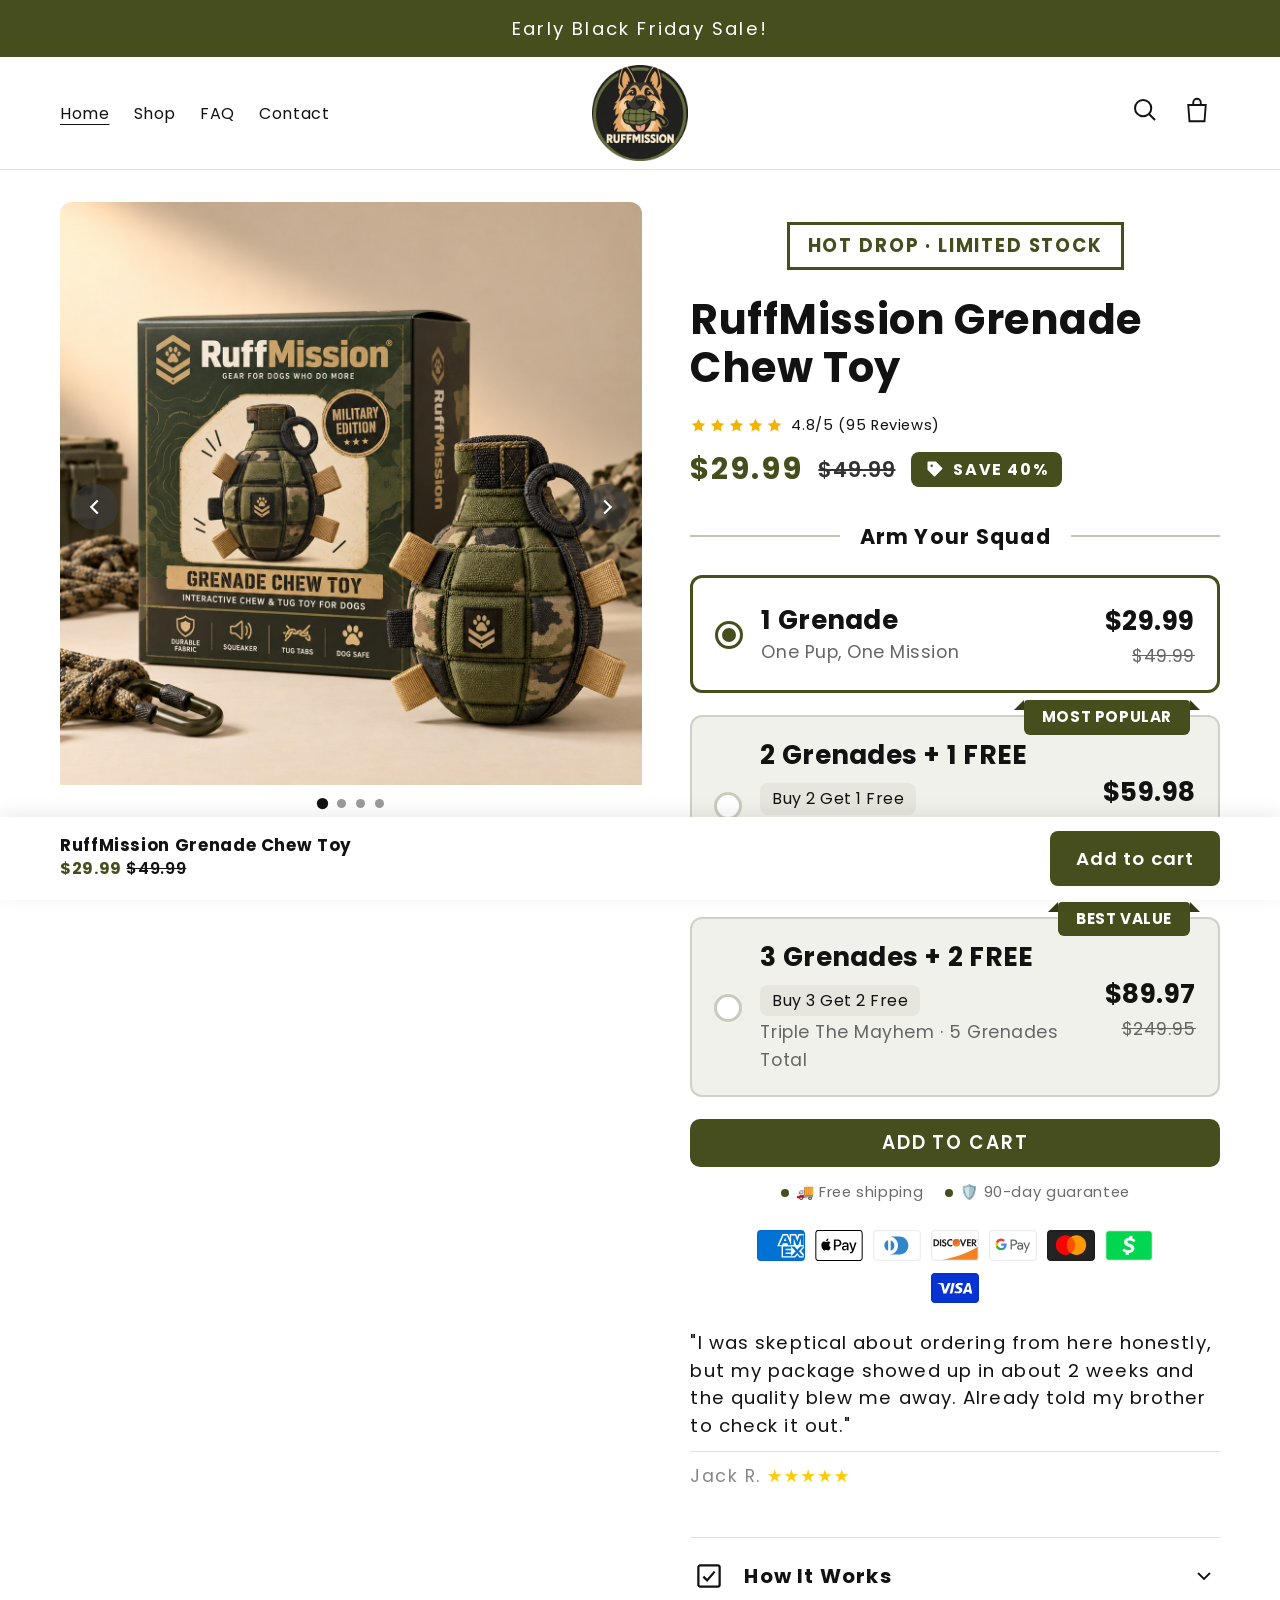
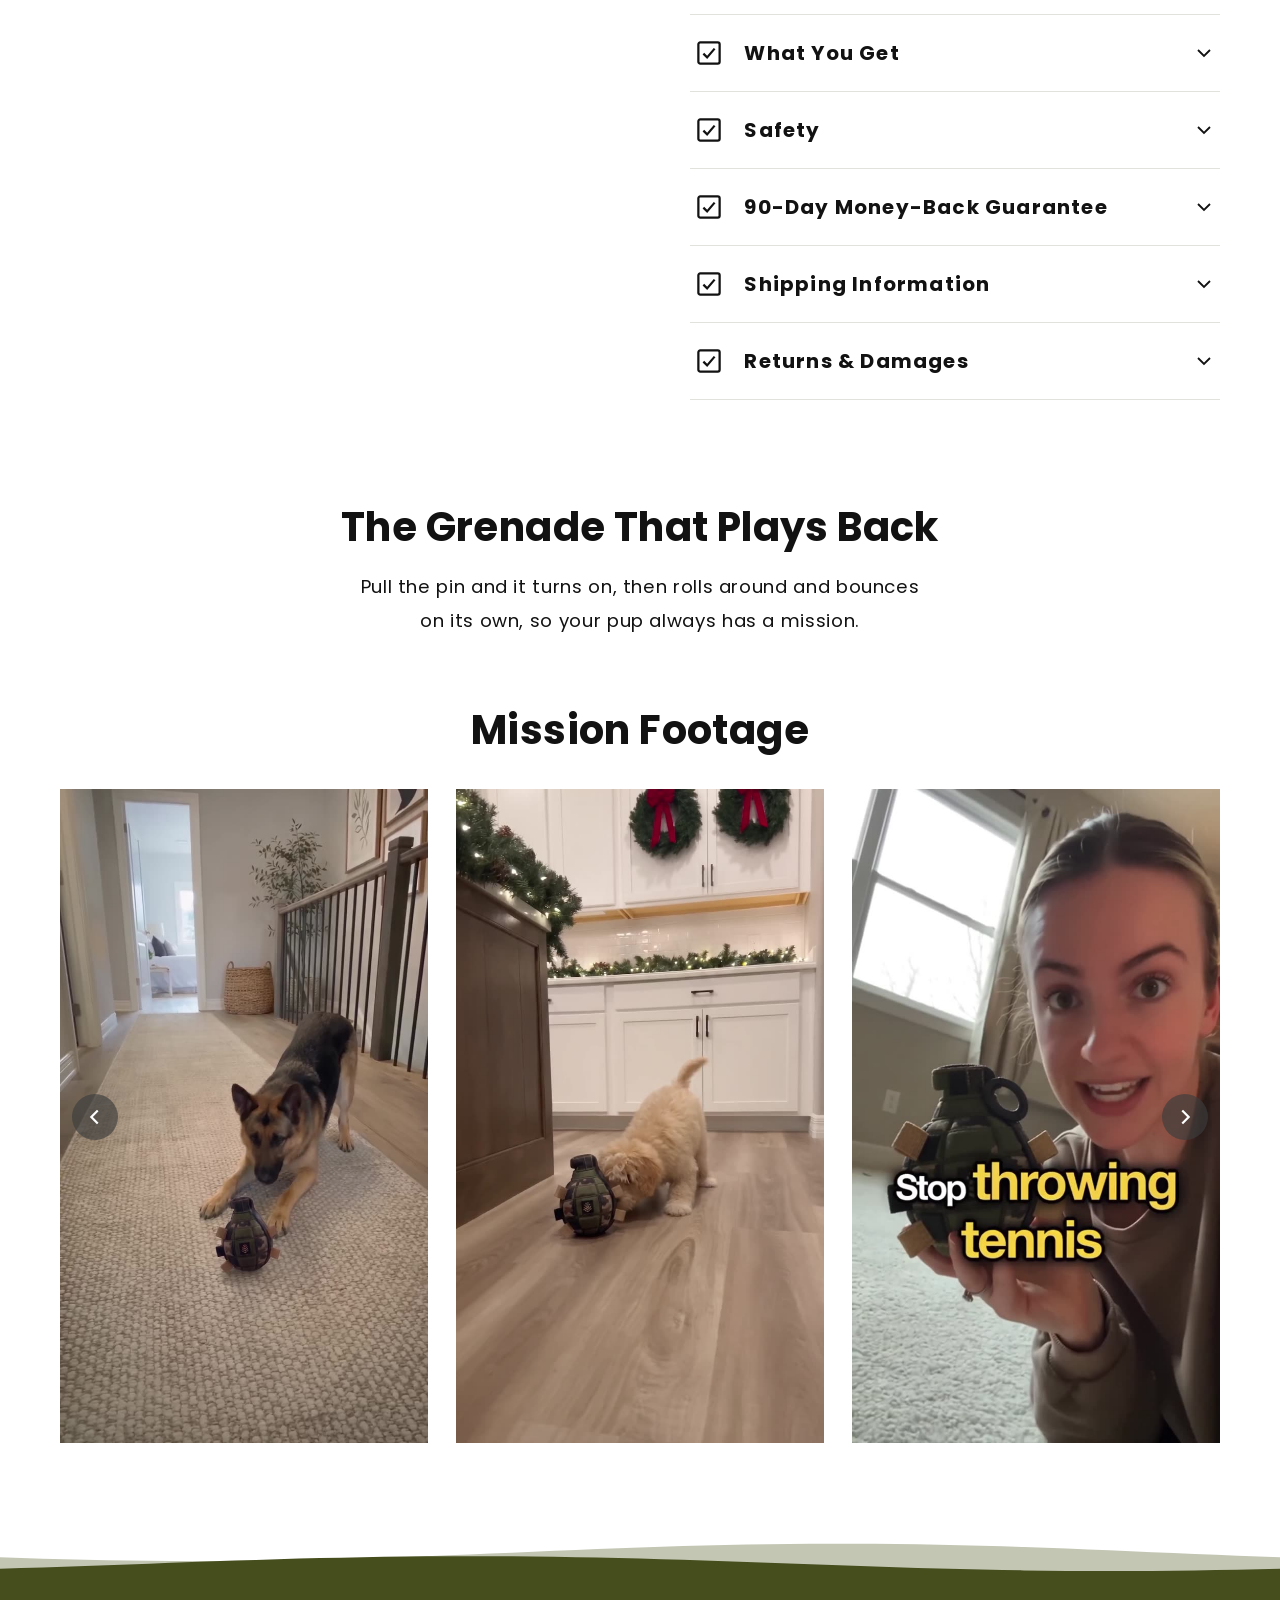
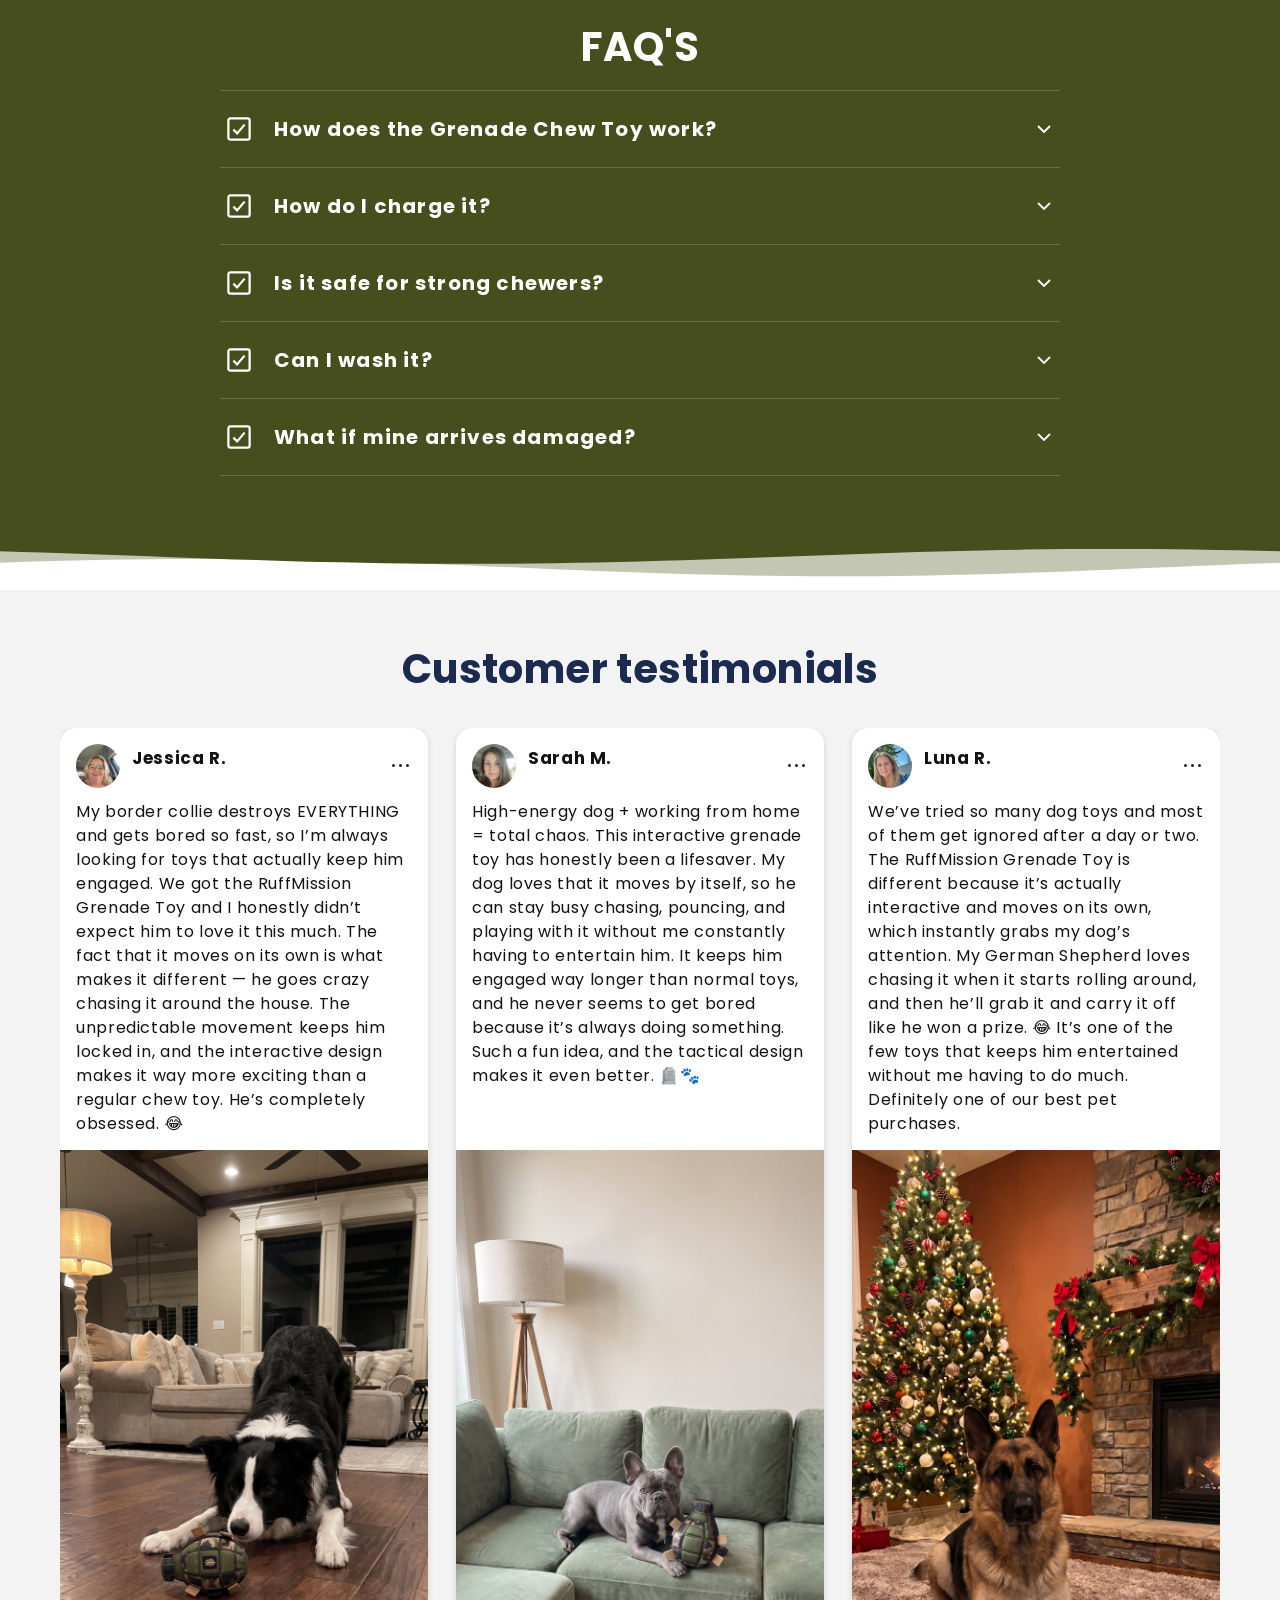
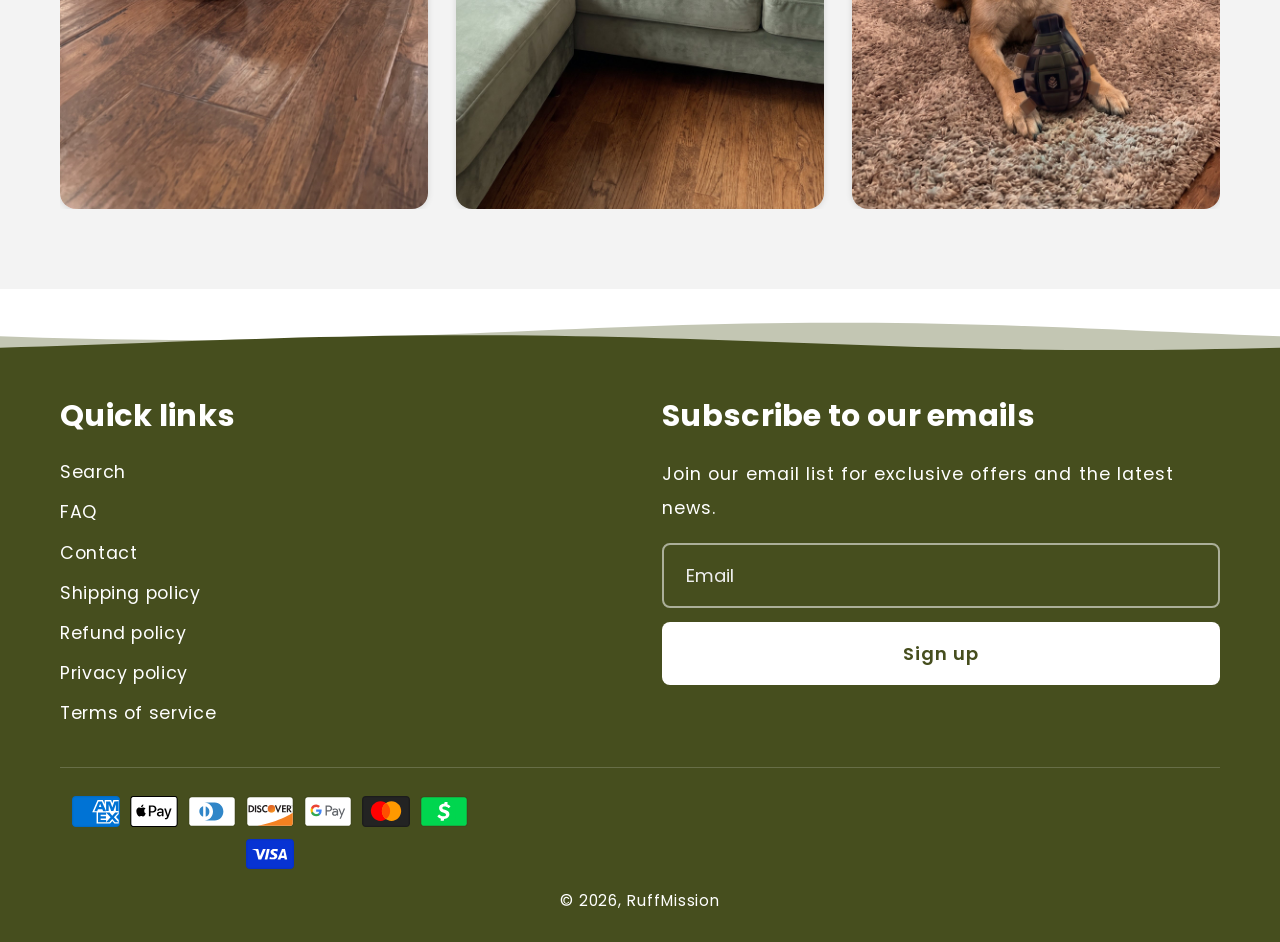
<file: index.html>
<!doctype html>
<html lang="en"><head><meta charset="utf-8"><meta name="viewport" content="width=device-width,initial-scale=1">
<title>RuffMission™ – Grenade Chew Toy</title><meta name="description" content="The RuffMission Grenade Chew Toy — an interactive, motion-activated dog toy that rolls, bounces and squeaks on its own. 90-day money-back guarantee.">
<meta property="og:title" content="RuffMission™ – Grenade Chew Toy"><meta property="og:description" content="The RuffMission Grenade Chew Toy — an interactive, motion-activated dog toy that rolls, bounces and squeaks on its own. 90-day money-back guarantee."><meta property="og:image" content="images/ruff-1.jpg">
<link rel="icon" href="images/favicon.svg">
<link rel="preconnect" href="https://fonts.googleapis.com"><link rel="preconnect" href="https://fonts.gstatic.com" crossorigin>
<link rel="preload" as="style" href="https://fonts.googleapis.com/css2?family=Poppins:wght@400;500;600;700;800&display=swap" onload="this.onload=null;this.rel='stylesheet'"><noscript><link rel="stylesheet" href="https://fonts.googleapis.com/css2?family=Poppins:wght@400;500;600;700;800&display=swap"></noscript>
<link rel="stylesheet" href="assets/styles.css"><script src="assets/store.js" defer></script><script src="assets/pixel.js"></script></head>
<body data-page="home">
<main>
<div data-product></div>
<section class="feat-sec center"><div class="wrap"><h2>Pull the Pin on Playtime</h2><p class="lead">It rolls, bounces and squeaks on its own, so your pup always has a mission.</p></div><div class="wrap"><div data-featured-video></div></div></section>
<section class="vids" data-videos><div class="wrap center"><h2>Mission Footage</h2><div class="vs"><div class="track"></div><button class="arr l" aria-label="Previous"><svg viewBox="0 0 24 24" fill="none" stroke="currentColor" stroke-width="2.4"><path d="m15 5-7 7 7 7"/></svg></button><button class="arr r" aria-label="Next"><svg viewBox="0 0 24 24" fill="none" stroke="currentColor" stroke-width="2.4"><path d="m9 5 7 7-7 7"/></svg></button></div><div class="dots"></div></div></section>
<div class="wave top" aria-hidden="true"><svg viewBox="0 0 1440 90" preserveAspectRatio="none"><path class="w-back" d="M0 43.9 L24 45.1 L48 46.1 L72 47.1 L96 47.9 L120 48.6 L144 49.2 L168 49.6 L192 49.9 L216 50.0 L240 50.0 L264 49.8 L288 49.4 L312 48.9 L336 48.3 L360 47.6 L384 46.7 L408 45.7 L432 44.5 L456 43.3 L480 42.1 L504 40.7 L528 39.3 L552 37.9 L576 36.4 L600 34.9 L624 33.5 L648 32.1 L672 30.7 L696 29.3 L720 28.1 L744 26.9 L768 25.9 L792 24.9 L816 24.1 L840 23.4 L864 22.8 L888 22.4 L912 22.1 L936 22.0 L960 22.0 L984 22.2 L1008 22.6 L1032 23.1 L1056 23.7 L1080 24.4 L1104 25.3 L1128 26.3 L1152 27.5 L1176 28.7 L1200 29.9 L1224 31.3 L1248 32.7 L1272 34.1 L1296 35.6 L1320 37.1 L1344 38.5 L1368 39.9 L1392 41.3 L1416 42.7 L1440 43.9 L1464 45.1 L1488 46.1 L1512 47.1 L1536 47.9 L1560 48.6 L1584 49.2 L1608 49.6 L1632 49.9 L1656 50.0 L1680 50.0 L1704 49.8 L1728 49.4 L1752 48.9 L1776 48.3 L1800 47.6 L1824 46.7 L1848 45.7 L1872 44.5 L1896 43.3 L1920 42.1 L1944 40.7 L1968 39.3 L1992 37.9 L2016 36.4 L2040 34.9 L2064 33.5 L2088 32.1 L2112 30.7 L2136 29.3 L2160 28.1 L2184 26.9 L2208 25.9 L2232 24.9 L2256 24.1 L2280 23.4 L2304 22.8 L2328 22.4 L2352 22.1 L2376 22.0 L2400 22.0 L2424 22.2 L2448 22.6 L2472 23.1 L2496 23.7 L2520 24.4 L2544 25.3 L2568 26.3 L2592 27.5 L2616 28.7 L2640 29.9 L2664 31.3 L2688 32.7 L2712 34.1 L2736 35.6 L2760 37.1 L2784 38.5 L2808 39.9 L2832 41.3 L2856 42.7 L2880 43.9 V90 H0Z"/><path class="w-front" d="M0 62.1 L24 61.1 L48 60.1 L72 59.0 L96 57.8 L120 56.6 L144 55.4 L168 54.1 L192 52.8 L216 51.6 L240 50.4 L264 49.2 L288 48.1 L312 47.0 L336 46.0 L360 45.2 L384 44.4 L408 43.7 L432 43.1 L456 42.6 L480 42.3 L504 42.1 L528 42.0 L552 42.1 L576 42.2 L600 42.6 L624 43.0 L648 43.6 L672 44.2 L696 45.0 L720 45.9 L744 46.9 L768 47.9 L792 49.0 L816 50.2 L840 51.4 L864 52.6 L888 53.9 L912 55.2 L936 56.4 L960 57.6 L984 58.8 L1008 59.9 L1032 61.0 L1056 62.0 L1080 62.8 L1104 63.6 L1128 64.3 L1152 64.9 L1176 65.4 L1200 65.7 L1224 65.9 L1248 66.0 L1272 65.9 L1296 65.8 L1320 65.4 L1344 65.0 L1368 64.4 L1392 63.8 L1416 63.0 L1440 62.1 L1464 61.1 L1488 60.1 L1512 59.0 L1536 57.8 L1560 56.6 L1584 55.4 L1608 54.1 L1632 52.8 L1656 51.6 L1680 50.4 L1704 49.2 L1728 48.1 L1752 47.0 L1776 46.0 L1800 45.2 L1824 44.4 L1848 43.7 L1872 43.1 L1896 42.6 L1920 42.3 L1944 42.1 L1968 42.0 L1992 42.1 L2016 42.2 L2040 42.6 L2064 43.0 L2088 43.6 L2112 44.2 L2136 45.0 L2160 45.9 L2184 46.9 L2208 47.9 L2232 49.0 L2256 50.2 L2280 51.4 L2304 52.6 L2328 53.9 L2352 55.2 L2376 56.4 L2400 57.6 L2424 58.8 L2448 59.9 L2472 61.0 L2496 62.0 L2520 62.8 L2544 63.6 L2568 64.3 L2592 64.9 L2616 65.4 L2640 65.7 L2664 65.9 L2688 66.0 L2712 65.9 L2736 65.8 L2760 65.4 L2784 65.0 L2808 64.4 L2832 63.8 L2856 63.0 L2880 62.1 V90 H0Z"/></svg></div>
<section class="olive-sec faq-sec"><div class="wrap"><h2 class="center">FAQ'S</h2><div class="faq" data-faq></div></div></section>
<div class="wave bottom" aria-hidden="true"><svg viewBox="0 0 1440 90" preserveAspectRatio="none"><path class="w-back" d="M0 43.9 L24 45.1 L48 46.1 L72 47.1 L96 47.9 L120 48.6 L144 49.2 L168 49.6 L192 49.9 L216 50.0 L240 50.0 L264 49.8 L288 49.4 L312 48.9 L336 48.3 L360 47.6 L384 46.7 L408 45.7 L432 44.5 L456 43.3 L480 42.1 L504 40.7 L528 39.3 L552 37.9 L576 36.4 L600 34.9 L624 33.5 L648 32.1 L672 30.7 L696 29.3 L720 28.1 L744 26.9 L768 25.9 L792 24.9 L816 24.1 L840 23.4 L864 22.8 L888 22.4 L912 22.1 L936 22.0 L960 22.0 L984 22.2 L1008 22.6 L1032 23.1 L1056 23.7 L1080 24.4 L1104 25.3 L1128 26.3 L1152 27.5 L1176 28.7 L1200 29.9 L1224 31.3 L1248 32.7 L1272 34.1 L1296 35.6 L1320 37.1 L1344 38.5 L1368 39.9 L1392 41.3 L1416 42.7 L1440 43.9 L1464 45.1 L1488 46.1 L1512 47.1 L1536 47.9 L1560 48.6 L1584 49.2 L1608 49.6 L1632 49.9 L1656 50.0 L1680 50.0 L1704 49.8 L1728 49.4 L1752 48.9 L1776 48.3 L1800 47.6 L1824 46.7 L1848 45.7 L1872 44.5 L1896 43.3 L1920 42.1 L1944 40.7 L1968 39.3 L1992 37.9 L2016 36.4 L2040 34.9 L2064 33.5 L2088 32.1 L2112 30.7 L2136 29.3 L2160 28.1 L2184 26.9 L2208 25.9 L2232 24.9 L2256 24.1 L2280 23.4 L2304 22.8 L2328 22.4 L2352 22.1 L2376 22.0 L2400 22.0 L2424 22.2 L2448 22.6 L2472 23.1 L2496 23.7 L2520 24.4 L2544 25.3 L2568 26.3 L2592 27.5 L2616 28.7 L2640 29.9 L2664 31.3 L2688 32.7 L2712 34.1 L2736 35.6 L2760 37.1 L2784 38.5 L2808 39.9 L2832 41.3 L2856 42.7 L2880 43.9 V90 H0Z"/><path class="w-front" d="M0 62.1 L24 61.1 L48 60.1 L72 59.0 L96 57.8 L120 56.6 L144 55.4 L168 54.1 L192 52.8 L216 51.6 L240 50.4 L264 49.2 L288 48.1 L312 47.0 L336 46.0 L360 45.2 L384 44.4 L408 43.7 L432 43.1 L456 42.6 L480 42.3 L504 42.1 L528 42.0 L552 42.1 L576 42.2 L600 42.6 L624 43.0 L648 43.6 L672 44.2 L696 45.0 L720 45.9 L744 46.9 L768 47.9 L792 49.0 L816 50.2 L840 51.4 L864 52.6 L888 53.9 L912 55.2 L936 56.4 L960 57.6 L984 58.8 L1008 59.9 L1032 61.0 L1056 62.0 L1080 62.8 L1104 63.6 L1128 64.3 L1152 64.9 L1176 65.4 L1200 65.7 L1224 65.9 L1248 66.0 L1272 65.9 L1296 65.8 L1320 65.4 L1344 65.0 L1368 64.4 L1392 63.8 L1416 63.0 L1440 62.1 L1464 61.1 L1488 60.1 L1512 59.0 L1536 57.8 L1560 56.6 L1584 55.4 L1608 54.1 L1632 52.8 L1656 51.6 L1680 50.4 L1704 49.2 L1728 48.1 L1752 47.0 L1776 46.0 L1800 45.2 L1824 44.4 L1848 43.7 L1872 43.1 L1896 42.6 L1920 42.3 L1944 42.1 L1968 42.0 L1992 42.1 L2016 42.2 L2040 42.6 L2064 43.0 L2088 43.6 L2112 44.2 L2136 45.0 L2160 45.9 L2184 46.9 L2208 47.9 L2232 49.0 L2256 50.2 L2280 51.4 L2304 52.6 L2328 53.9 L2352 55.2 L2376 56.4 L2400 57.6 L2424 58.8 L2448 59.9 L2472 61.0 L2496 62.0 L2520 62.8 L2544 63.6 L2568 64.3 L2592 64.9 L2616 65.4 L2640 65.7 L2664 65.9 L2688 66.0 L2712 65.9 L2736 65.8 L2760 65.4 L2784 65.0 L2808 64.4 L2832 63.8 L2856 63.0 L2880 62.1 V90 H0Z"/></svg></div>
<section class="troops" data-reviews><div class="wrap center"><h2>Customer testimonials</h2><div class="track"></div><div class="dots"></div></div></section>
</main>
<form name="newsletter" data-netlify="true" netlify-honeypot="bot-field" hidden><input name="email"><input name="bot-field"></form>
</body></html>
</file>
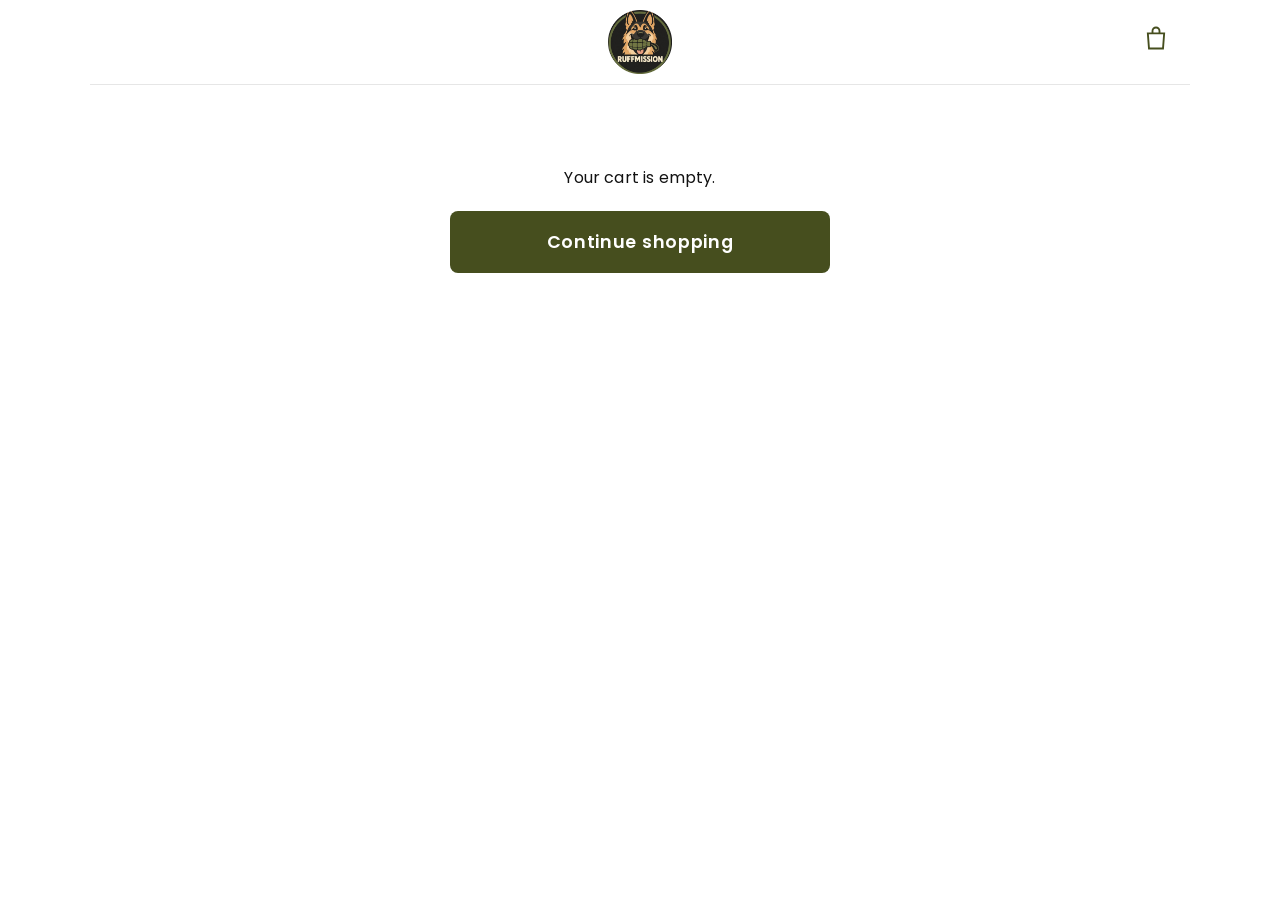
<file: checkout.html>
<!doctype html>
<html lang="en"><head><meta charset="utf-8"><meta name="viewport" content="width=device-width,initial-scale=1">
<title>Checkout – RuffMission™</title><meta name="description" content="Secure checkout">
<meta property="og:title" content="Checkout – RuffMission™"><meta property="og:description" content="Secure checkout"><meta property="og:image" content="images/ruff-1.jpg">
<link rel="icon" href="images/favicon.svg">
<link rel="preconnect" href="https://fonts.googleapis.com"><link rel="preconnect" href="https://fonts.gstatic.com" crossorigin>
<link rel="preload" as="style" href="https://fonts.googleapis.com/css2?family=Poppins:wght@400;500;600;700;800&display=swap" onload="this.onload=null;this.rel='stylesheet'"><noscript><link rel="stylesheet" href="https://fonts.googleapis.com/css2?family=Poppins:wght@400;500;600;700;800&display=swap"></noscript>
<link rel="stylesheet" href="assets/styles.css"><link rel="stylesheet" href="assets/checkout.css"><script src="assets/checkout.js" defer></script><meta name="robots" content="noindex"><script src="assets/pixel.js"></script></head>
<body class="co-body">
<header class="co-head"><span class="co-spacer"></span><a href="index.html" class="co-logo"><img src="images/logo.png" alt="RuffMission"></a><a href="index.html" class="co-back" aria-label="Back to store"><svg viewBox="0 0 24 24" fill="none" stroke="currentColor" stroke-width="1.6"><path d="M5 8h14l-1 13H6L5 8Z"/><path d="M9 8V6a3 3 0 0 1 6 0v2"/></svg></a></header>

<button class="co-sum-toggle" type="button" aria-expanded="false"><span>Show order summary <svg viewBox="0 0 24 24" fill="none" stroke="currentColor" stroke-width="2"><path d="m6 9 6 6 6-6"/></svg></span><b class="co-total-sm"></b></button>

<div class="co-wrap">
  <main class="co-main">
    <form id="co-form" novalidate>
      <section class="co-express" hidden>
        <p class="co-label-c">Express checkout</p>
        <div class="co-express-btns"><div id="apple-pay" class="xbtn" hidden></div><div id="google-pay" class="xbtn" hidden></div></div>
        <div class="co-or"><span>OR</span></div>
      </section>

      <h2>Contact</h2>
      <div class="f"><input id="email" name="email" type="email" autocomplete="email" placeholder=" " required><label for="email">Email</label></div>

      <h2>Delivery</h2>
      <div class="f"><select id="country" name="country" autocomplete="country"><option value="US">United States</option><option value="CA">Canada</option><option value="GB">United Kingdom</option><option value="AU">Australia</option></select><label for="country">Country/Region</label></div>
      <div class="row2">
        <div class="f"><input id="firstName" name="firstName" autocomplete="given-name" placeholder=" " required><label for="firstName">First name</label></div>
        <div class="f"><input id="lastName" name="lastName" autocomplete="family-name" placeholder=" " required><label for="lastName">Last name</label></div>
      </div>
      <div class="f"><input id="line1" name="line1" autocomplete="address-line1" placeholder=" " required><label for="line1">Address</label></div>
      <div class="f"><input id="line2" name="line2" autocomplete="address-line2" placeholder=" "><label for="line2">Apartment, suite, etc. (optional)</label></div>
      <div class="row3">
        <div class="f"><input id="city" name="city" autocomplete="address-level2" placeholder=" " required><label for="city">City</label></div>
        <div class="f" id="state-wrap"></div>
        <div class="f"><input id="zip" name="zip" autocomplete="postal-code" placeholder=" " required><label for="zip">ZIP code</label></div>
      </div>
      <div class="f"><input id="phone" name="phone" type="tel" autocomplete="tel" placeholder=" "><label for="phone">Phone (for delivery updates, optional)</label></div>

      <h2>Shipping method</h2>
      <div class="co-ships" role="radiogroup" aria-label="Shipping method"></div>

      <h2>Payment</h2>
      <p class="co-sub">All transactions are secure and encrypted.</p>
      <div class="co-pay">
        <div class="co-pay-head"><span>Credit card</span><span class="co-cards"><img src="images/pay/visa.svg" alt="Visa"><img src="images/pay/master.svg" alt="Mastercard"><img src="images/pay/american_express.svg" alt="Amex"><img src="images/pay/discover.svg" alt="Discover"></span></div>
        <div class="co-pay-body"><div id="card-container"><p class="co-loading">Loading secure card form…</p></div></div>
      </div>

      <div class="co-error" role="alert" hidden></div>
      <button class="co-btn" id="pay-btn" type="submit" disabled>Pay now</button>
      <p class="co-secure"><svg viewBox="0 0 24 24" fill="none" stroke="currentColor" stroke-width="2"><rect x="5" y="11" width="14" height="10" rx="2"/><path d="M8 11V8a4 4 0 0 1 8 0v3"/></svg> Payments are processed securely by Square. We never see or store your card number.</p>
      <nav class="co-links"><a href="policies.html#returns">Refund policy</a><a href="policies.html#shipping">Shipping</a><a href="policies.html#privacy">Privacy policy</a><a href="policies.html#terms">Terms of service</a></nav>
    </form>
  </main>

  <aside class="co-side" aria-label="Order summary">
    <div class="co-lines"></div>
    <div class="co-totals">
      <div><span>Subtotal</span><span class="co-sub-v"></span></div>
      <div><span class="co-ship-lbl">Shipping</span><span class="co-ship-v"></span></div>
      <div class="co-grand"><span>Total</span><span><small>USD</small> <b class="co-total"></b></span></div>
    </div>
  </aside>
</div>

<div class="co-empty" hidden><p>Your cart is empty.</p><a class="co-btn" href="index.html">Continue shopping</a></div>
<div class="co-overlay" hidden><div><span class="spin"></span><p>Processing your payment…</p></div></div>
</body></html>
</file>
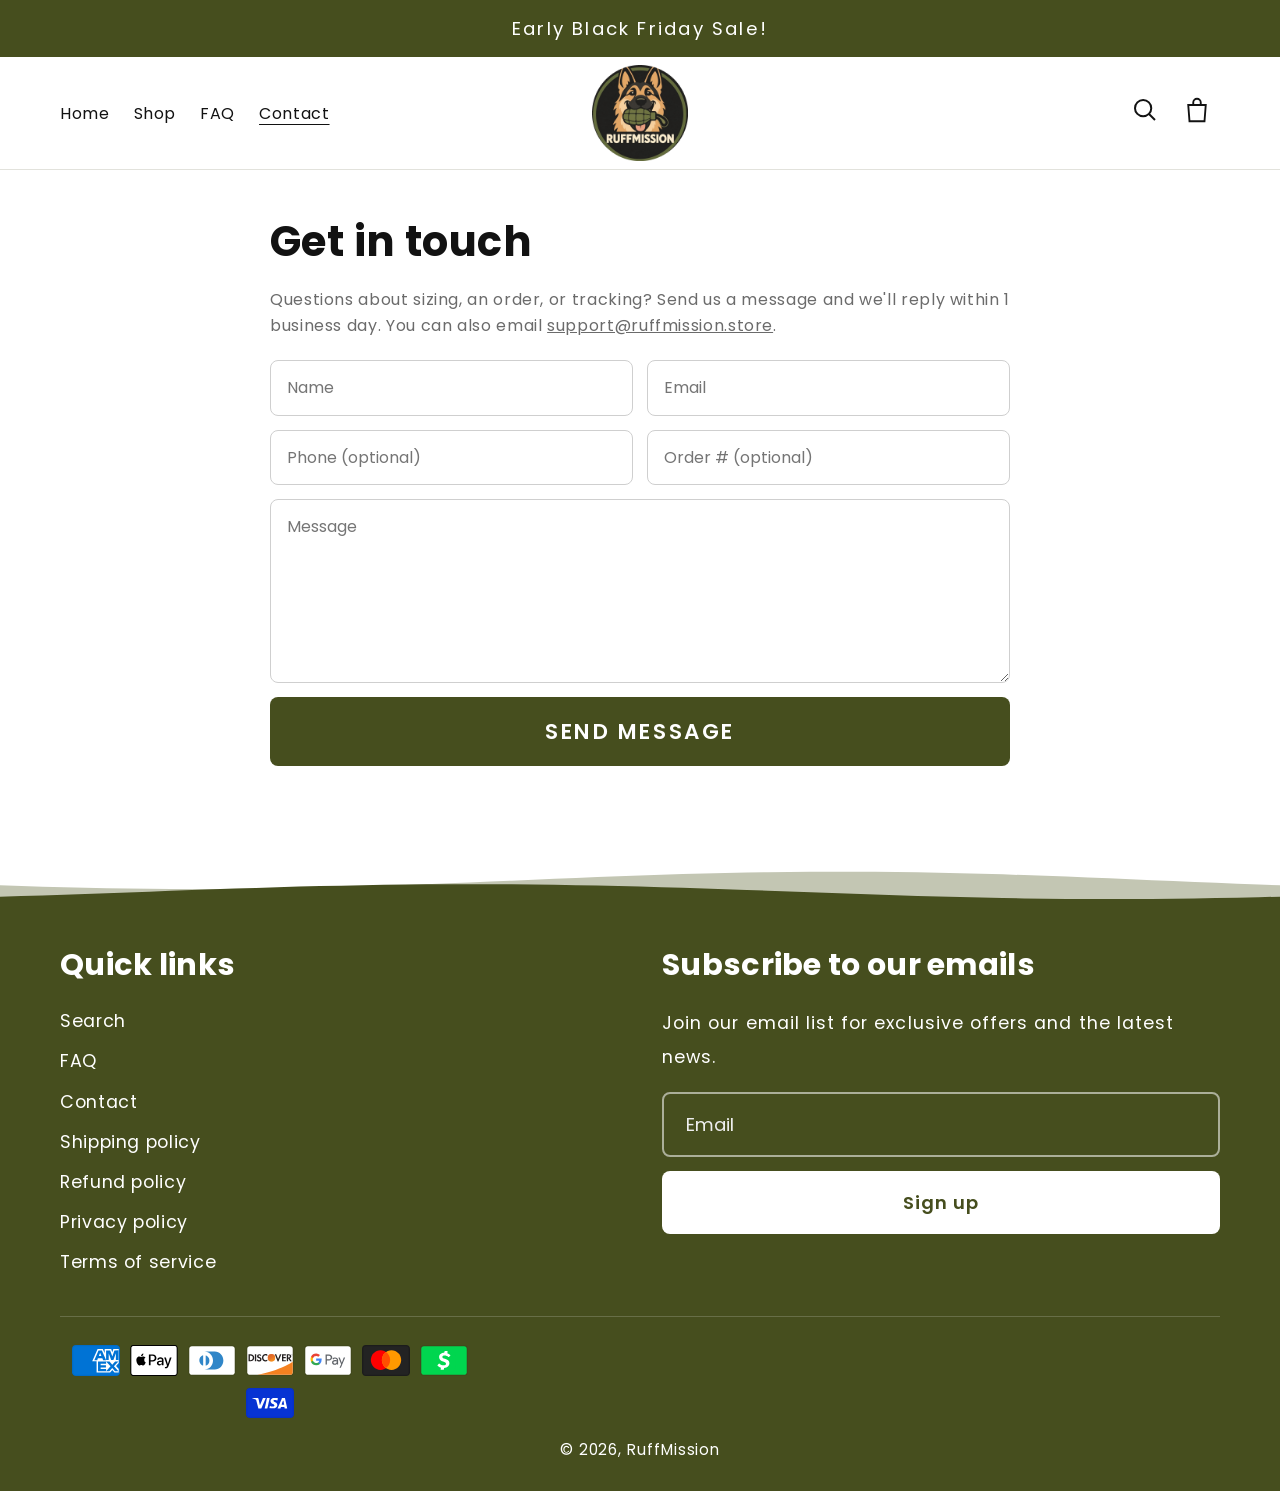
<file: contact.html>
<!doctype html>
<html lang="en"><head><meta charset="utf-8"><meta name="viewport" content="width=device-width,initial-scale=1">
<title>Contact – RuffMission™</title><meta name="description" content="Get in touch or ask about your order.">
<meta property="og:title" content="Contact – RuffMission™"><meta property="og:description" content="Get in touch or ask about your order."><meta property="og:image" content="images/ruff-1.jpg">
<link rel="icon" href="images/favicon.svg">
<link rel="preconnect" href="https://fonts.googleapis.com"><link rel="preconnect" href="https://fonts.gstatic.com" crossorigin>
<link rel="preload" as="style" href="https://fonts.googleapis.com/css2?family=Poppins:wght@400;500;600;700;800&display=swap" onload="this.onload=null;this.rel='stylesheet'"><noscript><link rel="stylesheet" href="https://fonts.googleapis.com/css2?family=Poppins:wght@400;500;600;700;800&display=swap"></noscript>
<link rel="stylesheet" href="assets/styles.css"><script src="assets/store.js" defer></script><script src="assets/pixel.js"></script></head>
<body data-page="contact">
<main><div class="page"><h1>Get in touch</h1>
<p class="muted">Questions about sizing, an order, or tracking? Send us a message and we'll reply within 1 business day. You can also email <a data-email href="#"></a>.</p>
<form class="form" name="contact" method="POST" data-netlify="true" netlify-honeypot="bot-field">
<input type="hidden" name="form-name" value="contact"><p hidden><input name="bot-field"></p>
<div class="row"><input name="name" placeholder="Name" required autocomplete="name"><input name="email" type="email" placeholder="Email" required autocomplete="email"></div>
<div class="row"><input name="phone" type="tel" placeholder="Phone (optional)" autocomplete="tel"><input name="order" placeholder="Order # (optional)"></div>
<textarea name="message" rows="6" placeholder="Message" required></textarea>
<button class="btn" type="submit">Send message</button>
<div class="notice" role="status">Thanks! Your message was sent — we'll get back to you soon.</div></form></div></main></body></html>
</file>
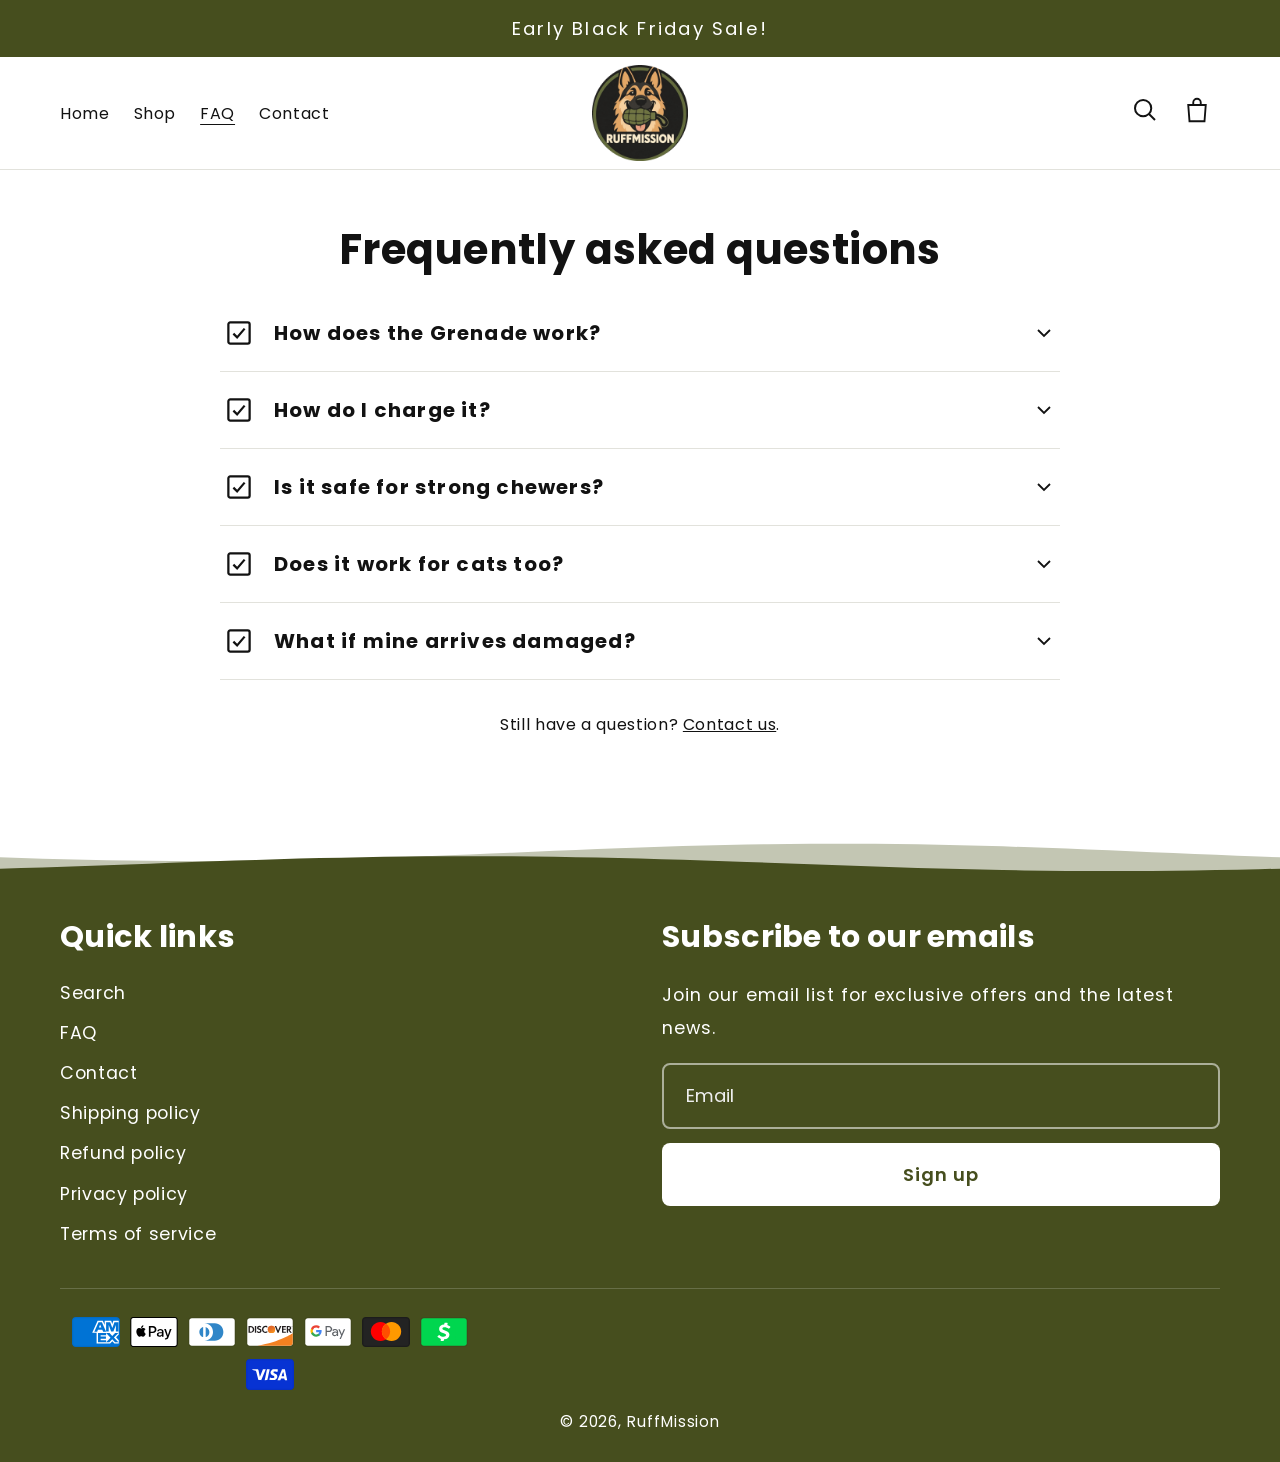
<file: faq.html>
<!doctype html>
<html lang="en"><head><meta charset="utf-8"><meta name="viewport" content="width=device-width,initial-scale=1">
<title>FAQ – RuffMission™</title><meta name="description" content="Answers about sizing, shipping, returns and comfort.">
<meta property="og:title" content="FAQ – RuffMission™"><meta property="og:description" content="Answers about sizing, shipping, returns and comfort."><meta property="og:image" content="images/ruff-1.jpg">
<link rel="icon" href="images/favicon.svg">
<link rel="preconnect" href="https://fonts.googleapis.com"><link rel="preconnect" href="https://fonts.gstatic.com" crossorigin>
<link rel="preload" as="style" href="https://fonts.googleapis.com/css2?family=Poppins:wght@400;500;600;700;800&display=swap" onload="this.onload=null;this.rel='stylesheet'"><noscript><link rel="stylesheet" href="https://fonts.googleapis.com/css2?family=Poppins:wght@400;500;600;700;800&display=swap"></noscript>
<link rel="stylesheet" href="assets/styles.css"><script src="assets/store.js" defer></script><script src="assets/pixel.js"></script></head>
<body data-page="faq">
<main><section class="section"><div class="wrap"><h1 class="center">Frequently asked questions</h1><div class="faq" data-faq></div><p class="center" style="margin-top:32px">Still have a question? <a href="contact.html">Contact us</a>.</p></div></section></main></body></html>
</file>
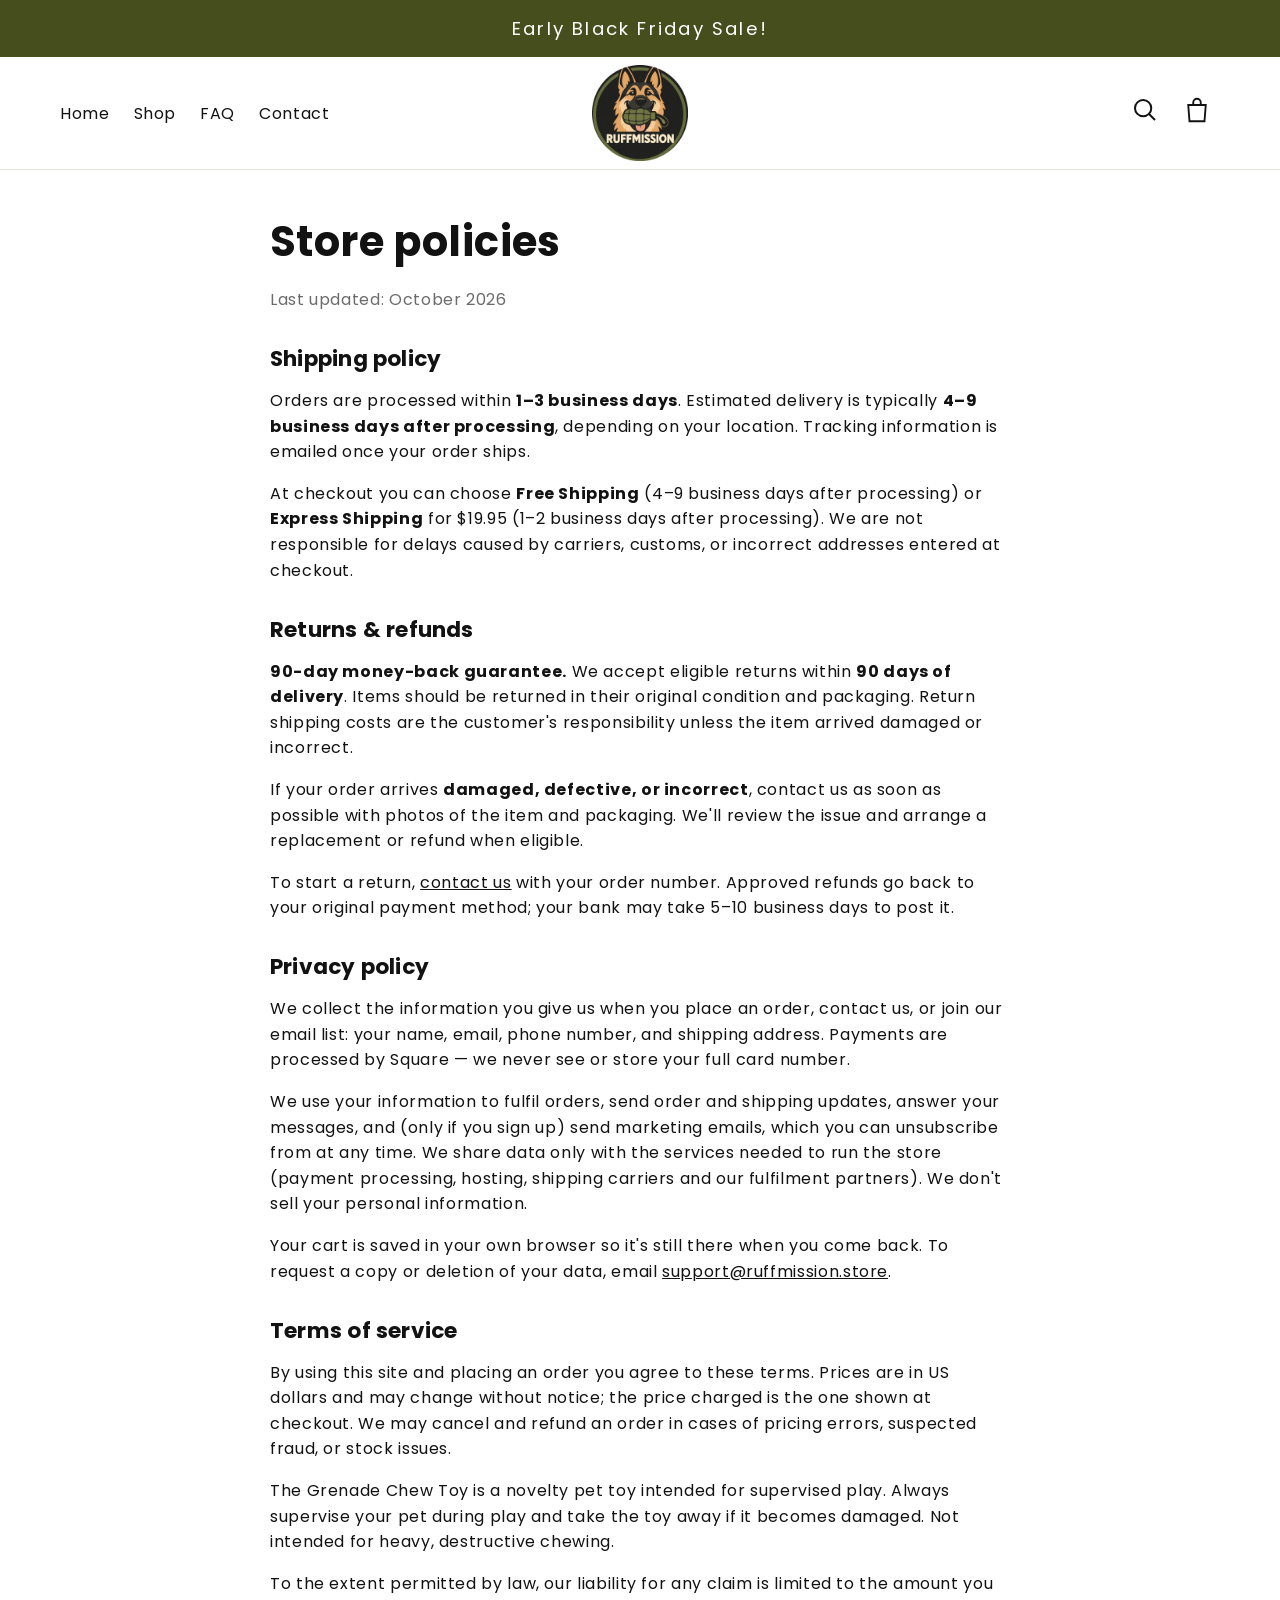
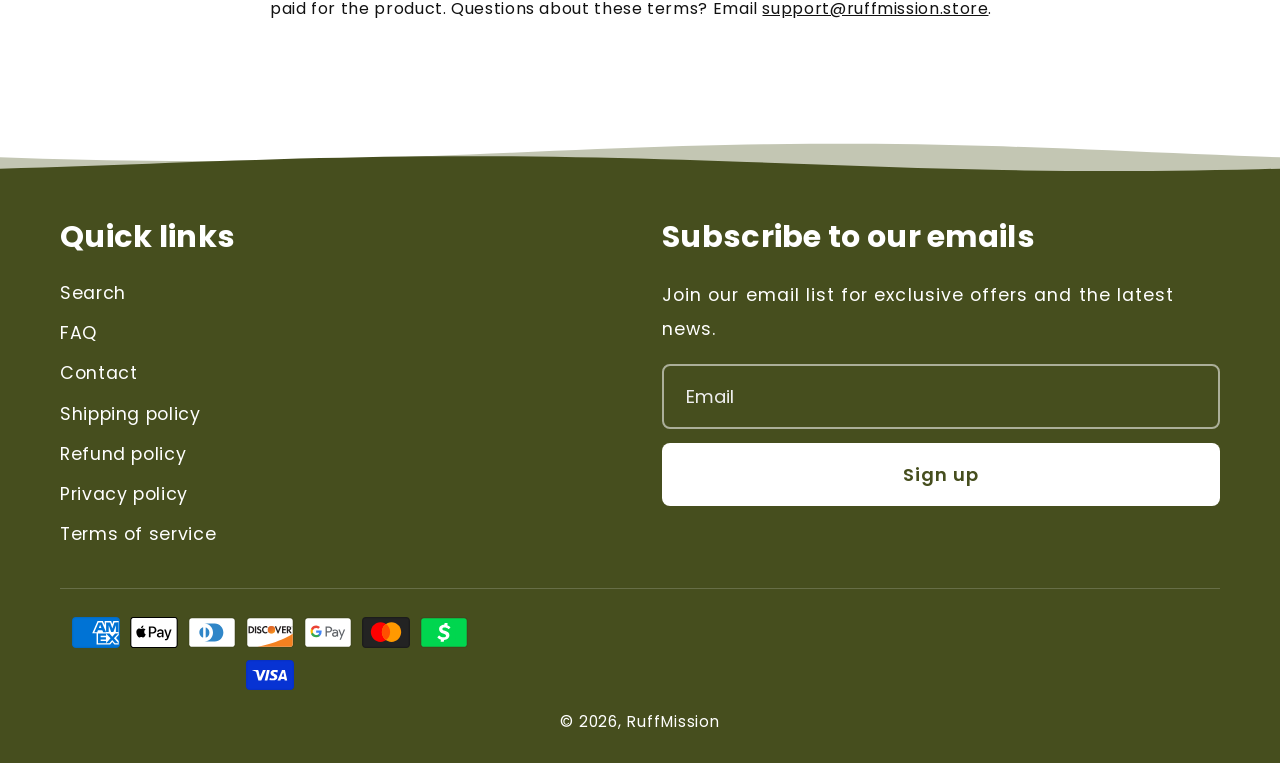
<file: policies.html>
<!doctype html>
<html lang="en"><head><meta charset="utf-8"><meta name="viewport" content="width=device-width,initial-scale=1">
<title>Policies – RuffMission™</title><meta name="description" content="Shipping, returns, privacy and terms.">
<meta property="og:title" content="Policies – RuffMission™"><meta property="og:description" content="Shipping, returns, privacy and terms."><meta property="og:image" content="images/ruff-1.jpg">
<link rel="icon" href="images/favicon.svg">
<link rel="preconnect" href="https://fonts.googleapis.com"><link rel="preconnect" href="https://fonts.gstatic.com" crossorigin>
<link rel="preload" as="style" href="https://fonts.googleapis.com/css2?family=Poppins:wght@400;500;600;700;800&display=swap" onload="this.onload=null;this.rel='stylesheet'"><noscript><link rel="stylesheet" href="https://fonts.googleapis.com/css2?family=Poppins:wght@400;500;600;700;800&display=swap"></noscript>
<link rel="stylesheet" href="assets/styles.css"><script src="assets/store.js" defer></script><script src="assets/pixel.js"></script></head>
<body data-page="policies">
<main><div class="page">
<h1>Store policies</h1><p class="muted">Last updated: October 2026</p>

<h2 id="shipping">Shipping policy</h2>
<p>Orders are processed within <strong>1–3 business days</strong>. Estimated delivery is typically <strong>4–9 business days after processing</strong>, depending on your location. Tracking information is emailed once your order ships.</p>
<p>At checkout you can choose <strong>Free Shipping</strong> (4–9 business days after processing) or <strong>Express Shipping</strong> for $19.95 (1–2 business days after processing). We are not responsible for delays caused by carriers, customs, or incorrect addresses entered at checkout.</p>

<h2 id="returns">Returns &amp; refunds</h2>
<p><strong>90-day money-back guarantee.</strong> We accept eligible returns within <strong>90 days of delivery</strong>. Items should be returned in their original condition and packaging. Return shipping costs are the customer's responsibility unless the item arrived damaged or incorrect.</p>
<p>If your order arrives <strong>damaged, defective, or incorrect</strong>, contact us as soon as possible with photos of the item and packaging. We'll review the issue and arrange a replacement or refund when eligible.</p>
<p>To start a return, <a href="contact.html">contact us</a> with your order number. Approved refunds go back to your original payment method; your bank may take 5–10 business days to post it.</p>

<h2 id="privacy">Privacy policy</h2>
<p>We collect the information you give us when you place an order, contact us, or join our email list: your name, email, phone number, and shipping address. Payments are processed by Square — we never see or store your full card number.</p>
<p>We use your information to fulfil orders, send order and shipping updates, answer your messages, and (only if you sign up) send marketing emails, which you can unsubscribe from at any time. We share data only with the services needed to run the store (payment processing, hosting, shipping carriers and our fulfilment partners). We don't sell your personal information.</p>
<p>Your cart is saved in your own browser so it's still there when you come back. To request a copy or deletion of your data, email <a data-email href="#"></a>.</p>

<h2 id="terms">Terms of service</h2>
<p>By using this site and placing an order you agree to these terms. Prices are in US dollars and may change without notice; the price charged is the one shown at checkout. We may cancel and refund an order in cases of pricing errors, suspected fraud, or stock issues.</p>
<p>The Grenade Chew Toy is a novelty pet toy intended for supervised play. Always supervise your pet during play and take the toy away if it becomes damaged. Not intended for heavy, destructive chewing.</p>
<p>To the extent permitted by law, our liability for any claim is limited to the amount you paid for the product. Questions about these terms? Email <a data-email href="#"></a>.</p>
</div></main></body></html>
</file>
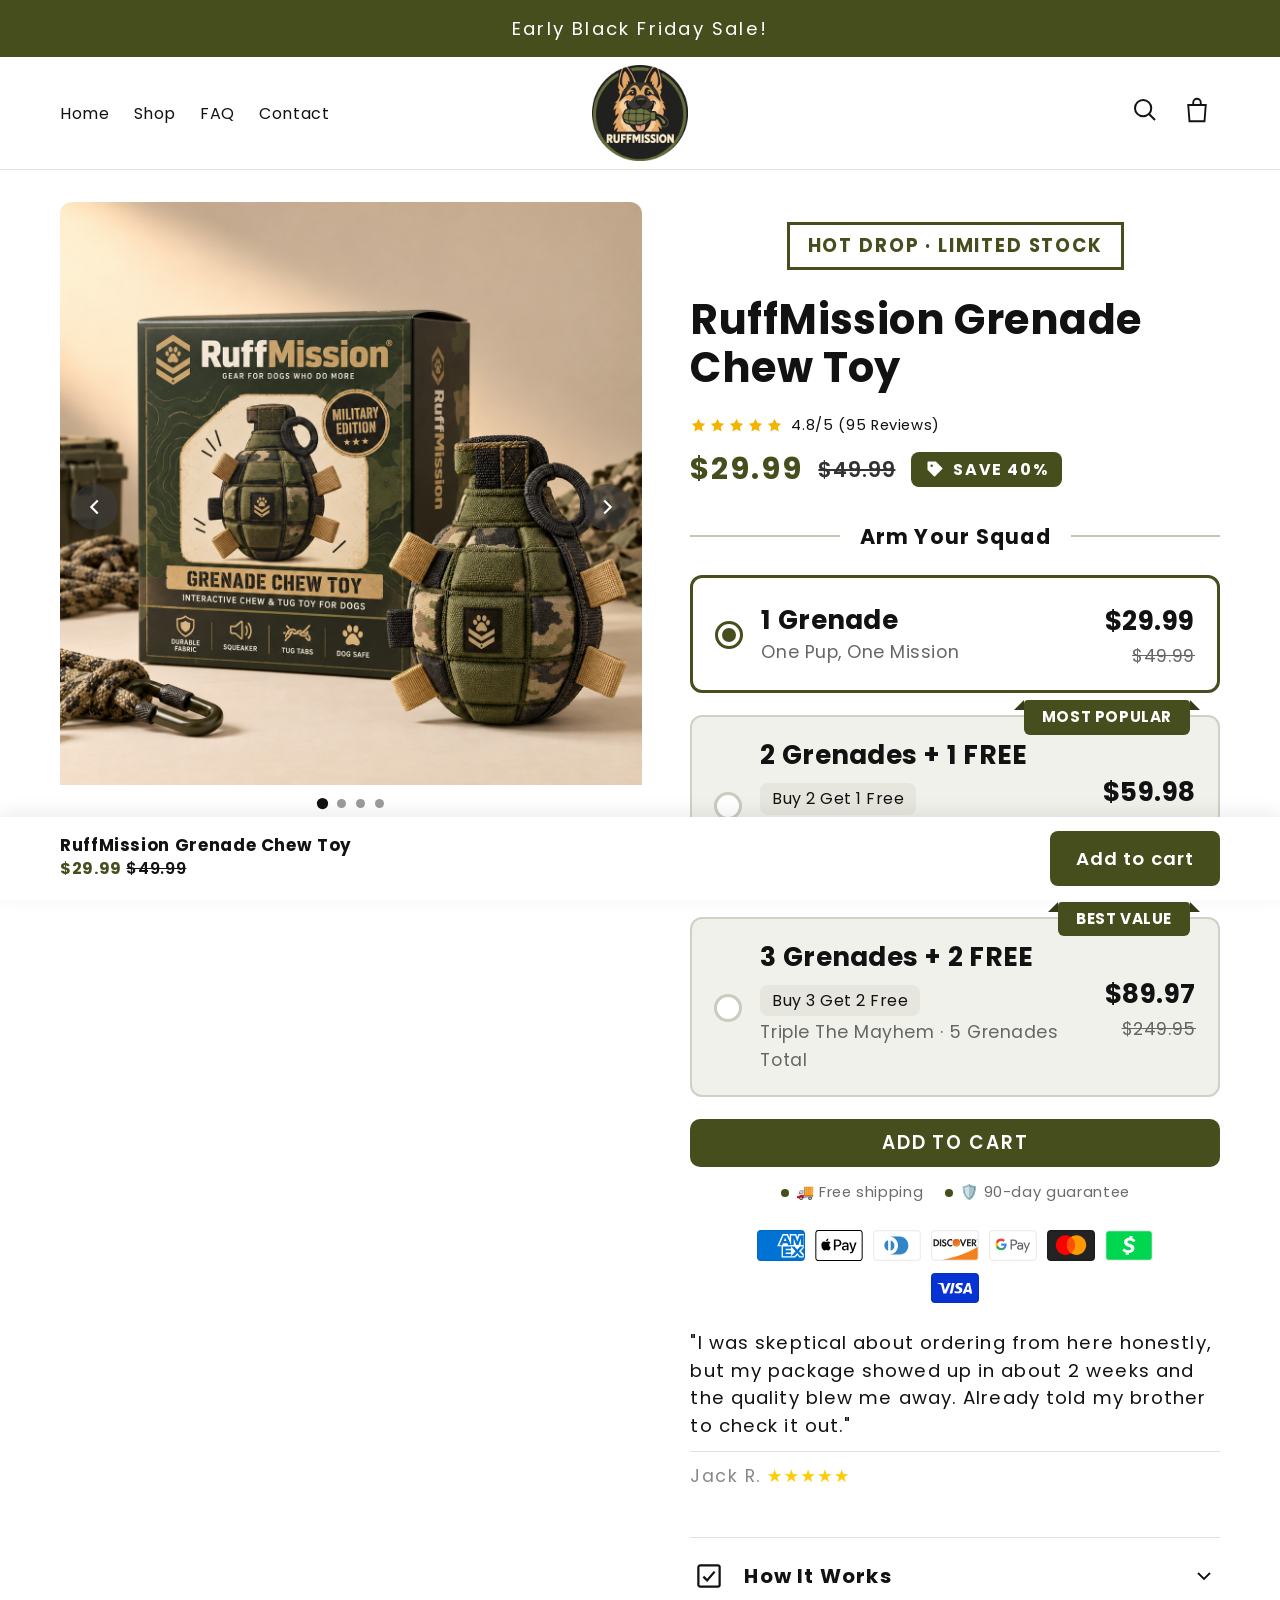
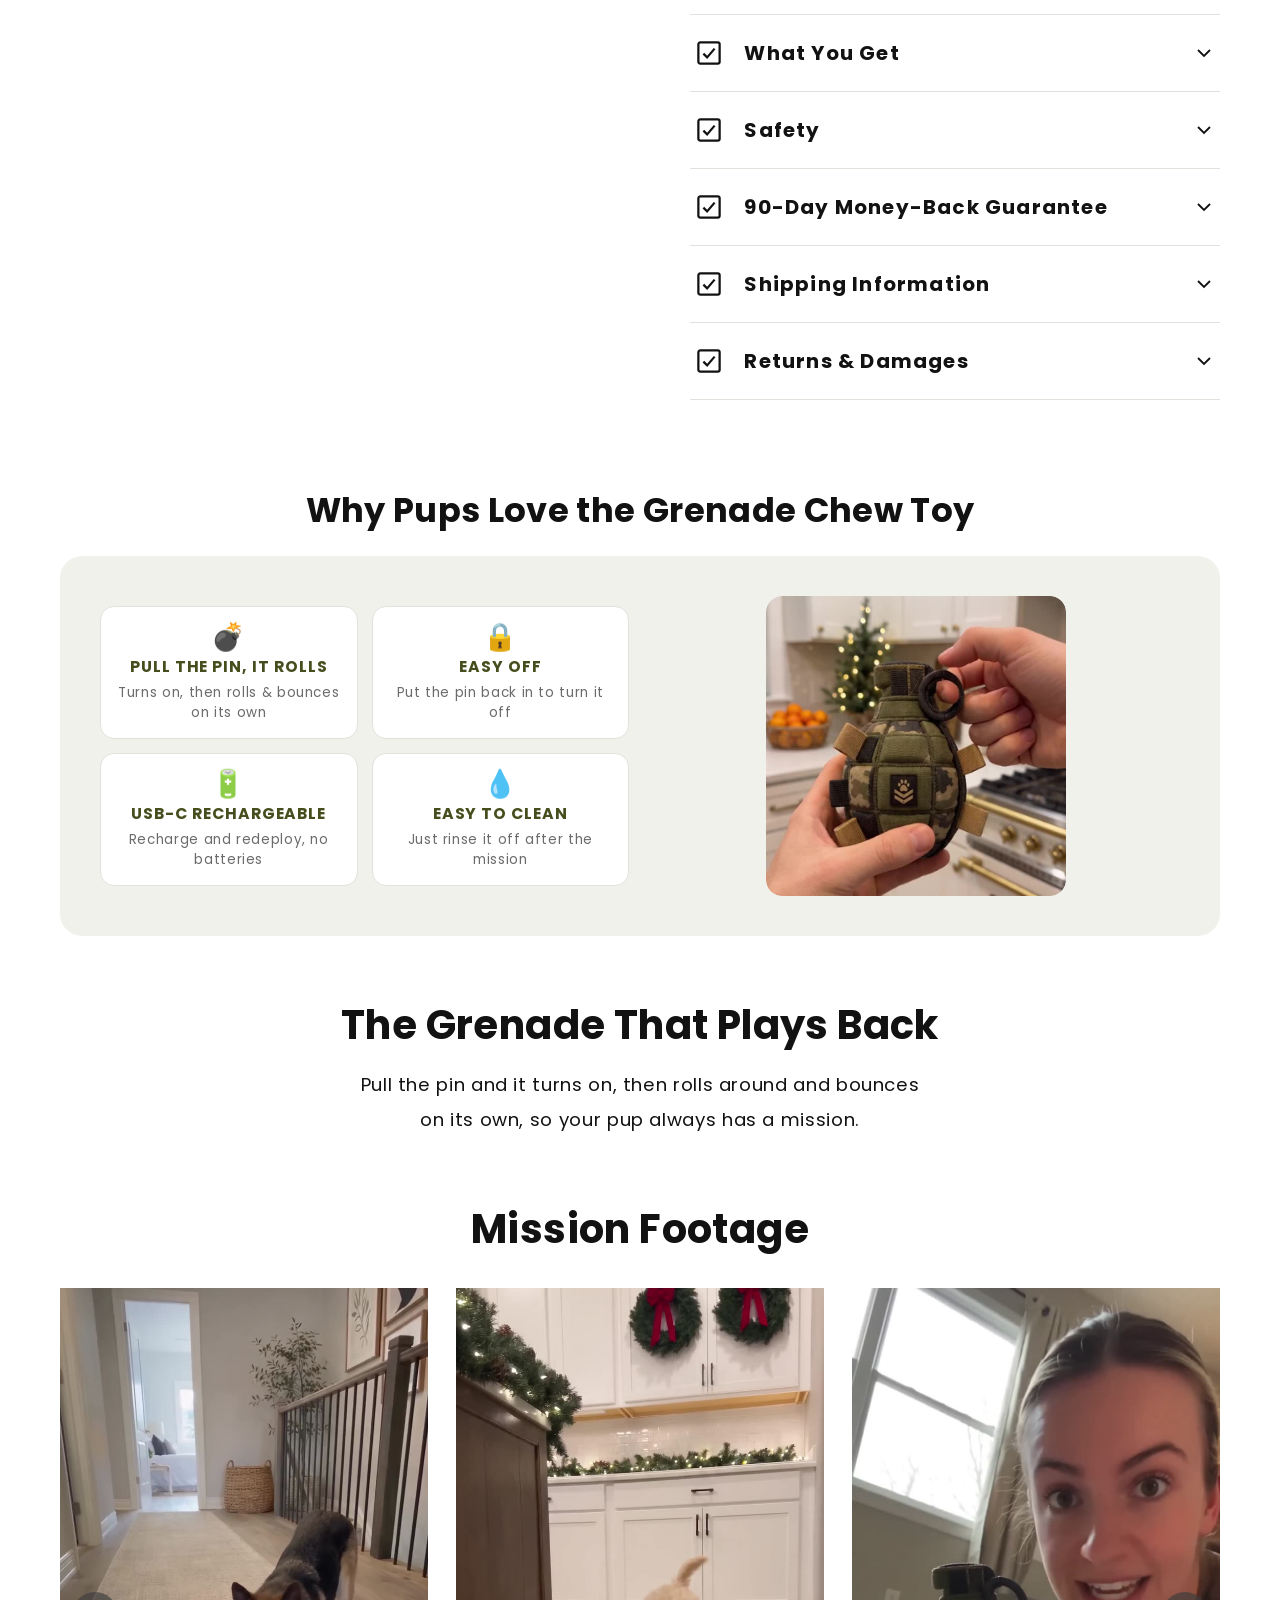
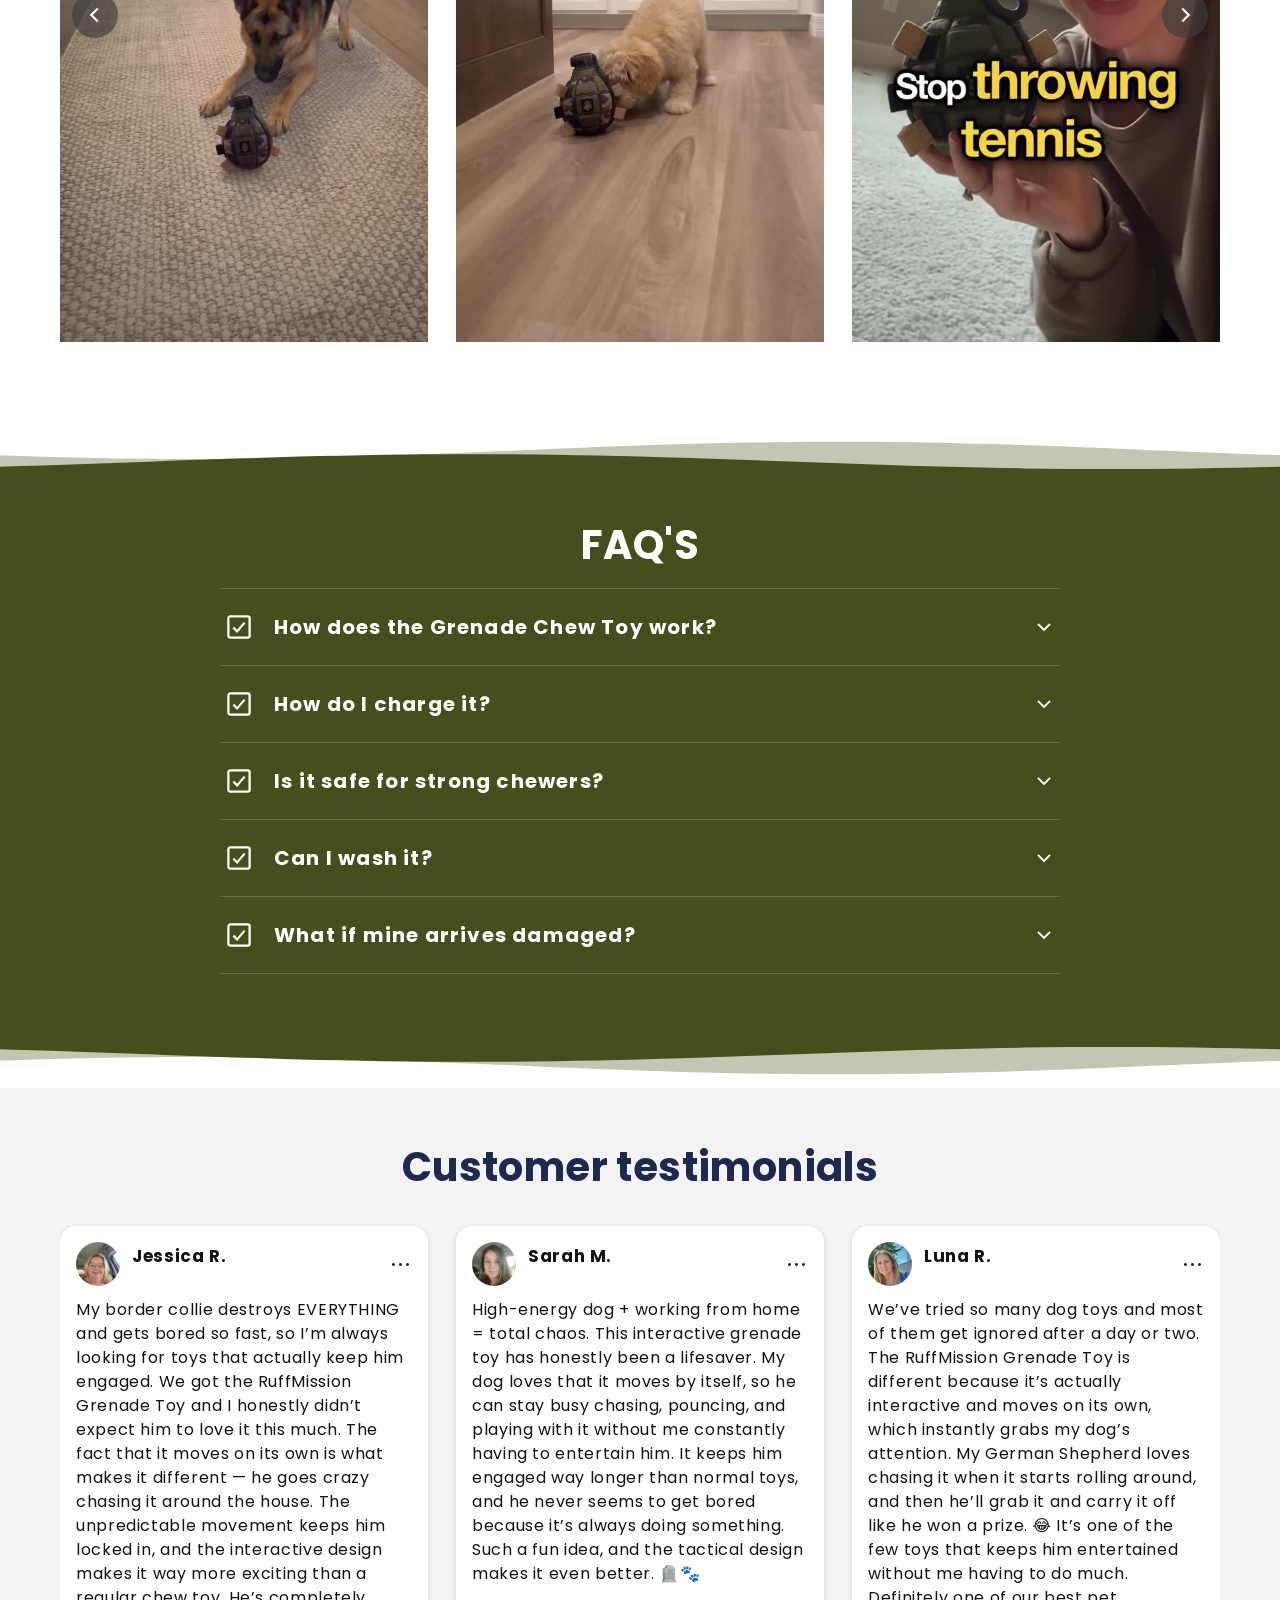
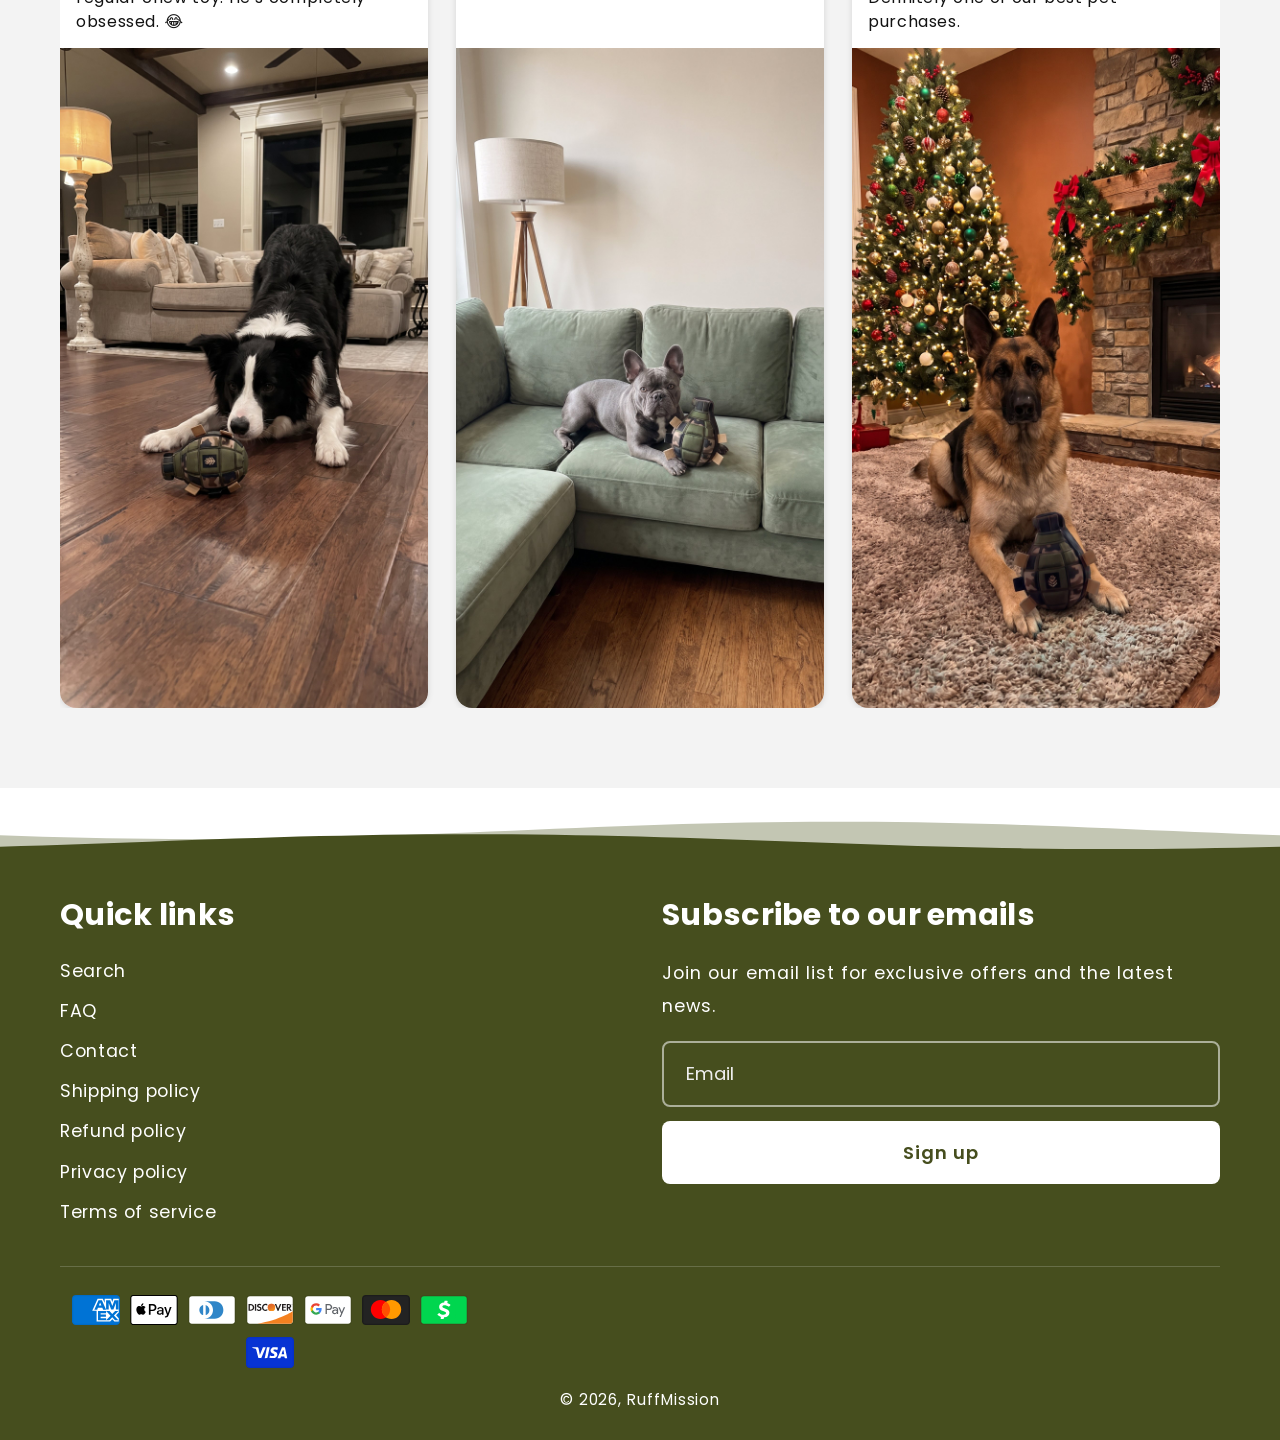
<file: product.html>
<!doctype html>
<html lang="en"><head><meta charset="utf-8"><meta name="viewport" content="width=device-width,initial-scale=1">
<title>RuffMission™</title><meta name="description" content="The RuffMission Grenade Chew Toy — an interactive, motion-activated dog toy that rolls, bounces and squeaks on its own. 90-day money-back guarantee.">
<meta property="og:title" content="RuffMission™"><meta property="og:description" content="The RuffMission Grenade Chew Toy — an interactive, motion-activated dog toy that rolls, bounces and squeaks on its own. 90-day money-back guarantee."><meta property="og:image" content="images/ruff-1.jpg">
<link rel="icon" href="images/favicon.svg">
<link rel="preconnect" href="https://fonts.googleapis.com"><link rel="preconnect" href="https://fonts.gstatic.com" crossorigin>
<link rel="preload" as="style" href="https://fonts.googleapis.com/css2?family=Poppins:wght@400;500;600;700;800&display=swap" onload="this.onload=null;this.rel='stylesheet'"><noscript><link rel="stylesheet" href="https://fonts.googleapis.com/css2?family=Poppins:wght@400;500;600;700;800&display=swap"></noscript>
<link rel="stylesheet" href="assets/styles.css"><script src="assets/store.js" defer></script><script src="assets/pixel.js"></script></head>
<body data-page="product">
<main>
<div data-product></div>
<section class="ig-sec" data-infographic><div class="wrap"><h2 class="ig-title center"></h2><div class="ig-grid"><div class="ig-feats"></div><div class="ig-photo"></div></div></div></section>
<section class="feat-sec center"><div class="wrap"><h2>Pull the Pin on Playtime</h2><p class="lead">It rolls, bounces and squeaks on its own, so your pup always has a mission.</p></div><div class="wrap"><div data-featured-video></div></div></section>
<section class="vids" data-videos><div class="wrap center"><h2>Mission Footage</h2><div class="vs"><div class="track"></div><button class="arr l" aria-label="Previous"><svg viewBox="0 0 24 24" fill="none" stroke="currentColor" stroke-width="2.4"><path d="m15 5-7 7 7 7"/></svg></button><button class="arr r" aria-label="Next"><svg viewBox="0 0 24 24" fill="none" stroke="currentColor" stroke-width="2.4"><path d="m9 5 7 7-7 7"/></svg></button></div><div class="dots"></div></div></section>
<div class="wave top" aria-hidden="true"><svg viewBox="0 0 1440 90" preserveAspectRatio="none"><path class="w-back" d="M0 43.9 L24 45.1 L48 46.1 L72 47.1 L96 47.9 L120 48.6 L144 49.2 L168 49.6 L192 49.9 L216 50.0 L240 50.0 L264 49.8 L288 49.4 L312 48.9 L336 48.3 L360 47.6 L384 46.7 L408 45.7 L432 44.5 L456 43.3 L480 42.1 L504 40.7 L528 39.3 L552 37.9 L576 36.4 L600 34.9 L624 33.5 L648 32.1 L672 30.7 L696 29.3 L720 28.1 L744 26.9 L768 25.9 L792 24.9 L816 24.1 L840 23.4 L864 22.8 L888 22.4 L912 22.1 L936 22.0 L960 22.0 L984 22.2 L1008 22.6 L1032 23.1 L1056 23.7 L1080 24.4 L1104 25.3 L1128 26.3 L1152 27.5 L1176 28.7 L1200 29.9 L1224 31.3 L1248 32.7 L1272 34.1 L1296 35.6 L1320 37.1 L1344 38.5 L1368 39.9 L1392 41.3 L1416 42.7 L1440 43.9 L1464 45.1 L1488 46.1 L1512 47.1 L1536 47.9 L1560 48.6 L1584 49.2 L1608 49.6 L1632 49.9 L1656 50.0 L1680 50.0 L1704 49.8 L1728 49.4 L1752 48.9 L1776 48.3 L1800 47.6 L1824 46.7 L1848 45.7 L1872 44.5 L1896 43.3 L1920 42.1 L1944 40.7 L1968 39.3 L1992 37.9 L2016 36.4 L2040 34.9 L2064 33.5 L2088 32.1 L2112 30.7 L2136 29.3 L2160 28.1 L2184 26.9 L2208 25.9 L2232 24.9 L2256 24.1 L2280 23.4 L2304 22.8 L2328 22.4 L2352 22.1 L2376 22.0 L2400 22.0 L2424 22.2 L2448 22.6 L2472 23.1 L2496 23.7 L2520 24.4 L2544 25.3 L2568 26.3 L2592 27.5 L2616 28.7 L2640 29.9 L2664 31.3 L2688 32.7 L2712 34.1 L2736 35.6 L2760 37.1 L2784 38.5 L2808 39.9 L2832 41.3 L2856 42.7 L2880 43.9 V90 H0Z"/><path class="w-front" d="M0 62.1 L24 61.1 L48 60.1 L72 59.0 L96 57.8 L120 56.6 L144 55.4 L168 54.1 L192 52.8 L216 51.6 L240 50.4 L264 49.2 L288 48.1 L312 47.0 L336 46.0 L360 45.2 L384 44.4 L408 43.7 L432 43.1 L456 42.6 L480 42.3 L504 42.1 L528 42.0 L552 42.1 L576 42.2 L600 42.6 L624 43.0 L648 43.6 L672 44.2 L696 45.0 L720 45.9 L744 46.9 L768 47.9 L792 49.0 L816 50.2 L840 51.4 L864 52.6 L888 53.9 L912 55.2 L936 56.4 L960 57.6 L984 58.8 L1008 59.9 L1032 61.0 L1056 62.0 L1080 62.8 L1104 63.6 L1128 64.3 L1152 64.9 L1176 65.4 L1200 65.7 L1224 65.9 L1248 66.0 L1272 65.9 L1296 65.8 L1320 65.4 L1344 65.0 L1368 64.4 L1392 63.8 L1416 63.0 L1440 62.1 L1464 61.1 L1488 60.1 L1512 59.0 L1536 57.8 L1560 56.6 L1584 55.4 L1608 54.1 L1632 52.8 L1656 51.6 L1680 50.4 L1704 49.2 L1728 48.1 L1752 47.0 L1776 46.0 L1800 45.2 L1824 44.4 L1848 43.7 L1872 43.1 L1896 42.6 L1920 42.3 L1944 42.1 L1968 42.0 L1992 42.1 L2016 42.2 L2040 42.6 L2064 43.0 L2088 43.6 L2112 44.2 L2136 45.0 L2160 45.9 L2184 46.9 L2208 47.9 L2232 49.0 L2256 50.2 L2280 51.4 L2304 52.6 L2328 53.9 L2352 55.2 L2376 56.4 L2400 57.6 L2424 58.8 L2448 59.9 L2472 61.0 L2496 62.0 L2520 62.8 L2544 63.6 L2568 64.3 L2592 64.9 L2616 65.4 L2640 65.7 L2664 65.9 L2688 66.0 L2712 65.9 L2736 65.8 L2760 65.4 L2784 65.0 L2808 64.4 L2832 63.8 L2856 63.0 L2880 62.1 V90 H0Z"/></svg></div>
<section class="olive-sec faq-sec"><div class="wrap"><h2 class="center">FAQ'S</h2><div class="faq" data-faq></div></div></section>
<div class="wave bottom" aria-hidden="true"><svg viewBox="0 0 1440 90" preserveAspectRatio="none"><path class="w-back" d="M0 43.9 L24 45.1 L48 46.1 L72 47.1 L96 47.9 L120 48.6 L144 49.2 L168 49.6 L192 49.9 L216 50.0 L240 50.0 L264 49.8 L288 49.4 L312 48.9 L336 48.3 L360 47.6 L384 46.7 L408 45.7 L432 44.5 L456 43.3 L480 42.1 L504 40.7 L528 39.3 L552 37.9 L576 36.4 L600 34.9 L624 33.5 L648 32.1 L672 30.7 L696 29.3 L720 28.1 L744 26.9 L768 25.9 L792 24.9 L816 24.1 L840 23.4 L864 22.8 L888 22.4 L912 22.1 L936 22.0 L960 22.0 L984 22.2 L1008 22.6 L1032 23.1 L1056 23.7 L1080 24.4 L1104 25.3 L1128 26.3 L1152 27.5 L1176 28.7 L1200 29.9 L1224 31.3 L1248 32.7 L1272 34.1 L1296 35.6 L1320 37.1 L1344 38.5 L1368 39.9 L1392 41.3 L1416 42.7 L1440 43.9 L1464 45.1 L1488 46.1 L1512 47.1 L1536 47.9 L1560 48.6 L1584 49.2 L1608 49.6 L1632 49.9 L1656 50.0 L1680 50.0 L1704 49.8 L1728 49.4 L1752 48.9 L1776 48.3 L1800 47.6 L1824 46.7 L1848 45.7 L1872 44.5 L1896 43.3 L1920 42.1 L1944 40.7 L1968 39.3 L1992 37.9 L2016 36.4 L2040 34.9 L2064 33.5 L2088 32.1 L2112 30.7 L2136 29.3 L2160 28.1 L2184 26.9 L2208 25.9 L2232 24.9 L2256 24.1 L2280 23.4 L2304 22.8 L2328 22.4 L2352 22.1 L2376 22.0 L2400 22.0 L2424 22.2 L2448 22.6 L2472 23.1 L2496 23.7 L2520 24.4 L2544 25.3 L2568 26.3 L2592 27.5 L2616 28.7 L2640 29.9 L2664 31.3 L2688 32.7 L2712 34.1 L2736 35.6 L2760 37.1 L2784 38.5 L2808 39.9 L2832 41.3 L2856 42.7 L2880 43.9 V90 H0Z"/><path class="w-front" d="M0 62.1 L24 61.1 L48 60.1 L72 59.0 L96 57.8 L120 56.6 L144 55.4 L168 54.1 L192 52.8 L216 51.6 L240 50.4 L264 49.2 L288 48.1 L312 47.0 L336 46.0 L360 45.2 L384 44.4 L408 43.7 L432 43.1 L456 42.6 L480 42.3 L504 42.1 L528 42.0 L552 42.1 L576 42.2 L600 42.6 L624 43.0 L648 43.6 L672 44.2 L696 45.0 L720 45.9 L744 46.9 L768 47.9 L792 49.0 L816 50.2 L840 51.4 L864 52.6 L888 53.9 L912 55.2 L936 56.4 L960 57.6 L984 58.8 L1008 59.9 L1032 61.0 L1056 62.0 L1080 62.8 L1104 63.6 L1128 64.3 L1152 64.9 L1176 65.4 L1200 65.7 L1224 65.9 L1248 66.0 L1272 65.9 L1296 65.8 L1320 65.4 L1344 65.0 L1368 64.4 L1392 63.8 L1416 63.0 L1440 62.1 L1464 61.1 L1488 60.1 L1512 59.0 L1536 57.8 L1560 56.6 L1584 55.4 L1608 54.1 L1632 52.8 L1656 51.6 L1680 50.4 L1704 49.2 L1728 48.1 L1752 47.0 L1776 46.0 L1800 45.2 L1824 44.4 L1848 43.7 L1872 43.1 L1896 42.6 L1920 42.3 L1944 42.1 L1968 42.0 L1992 42.1 L2016 42.2 L2040 42.6 L2064 43.0 L2088 43.6 L2112 44.2 L2136 45.0 L2160 45.9 L2184 46.9 L2208 47.9 L2232 49.0 L2256 50.2 L2280 51.4 L2304 52.6 L2328 53.9 L2352 55.2 L2376 56.4 L2400 57.6 L2424 58.8 L2448 59.9 L2472 61.0 L2496 62.0 L2520 62.8 L2544 63.6 L2568 64.3 L2592 64.9 L2616 65.4 L2640 65.7 L2664 65.9 L2688 66.0 L2712 65.9 L2736 65.8 L2760 65.4 L2784 65.0 L2808 64.4 L2832 63.8 L2856 63.0 L2880 62.1 V90 H0Z"/></svg></div>
<section class="cards-sec" data-cards><div class="wrap center"><h2 class="cards-title"></h2><p class="cards-lead"></p></div><div class="cards-vs"><div class="track"></div></div></section>
<section class="troops" id="reviews" data-reviews><div class="wrap center"><h2>Customer testimonials</h2><div class="track"></div><div class="dots"></div></div></section>
</main>
</body></html>
</file>
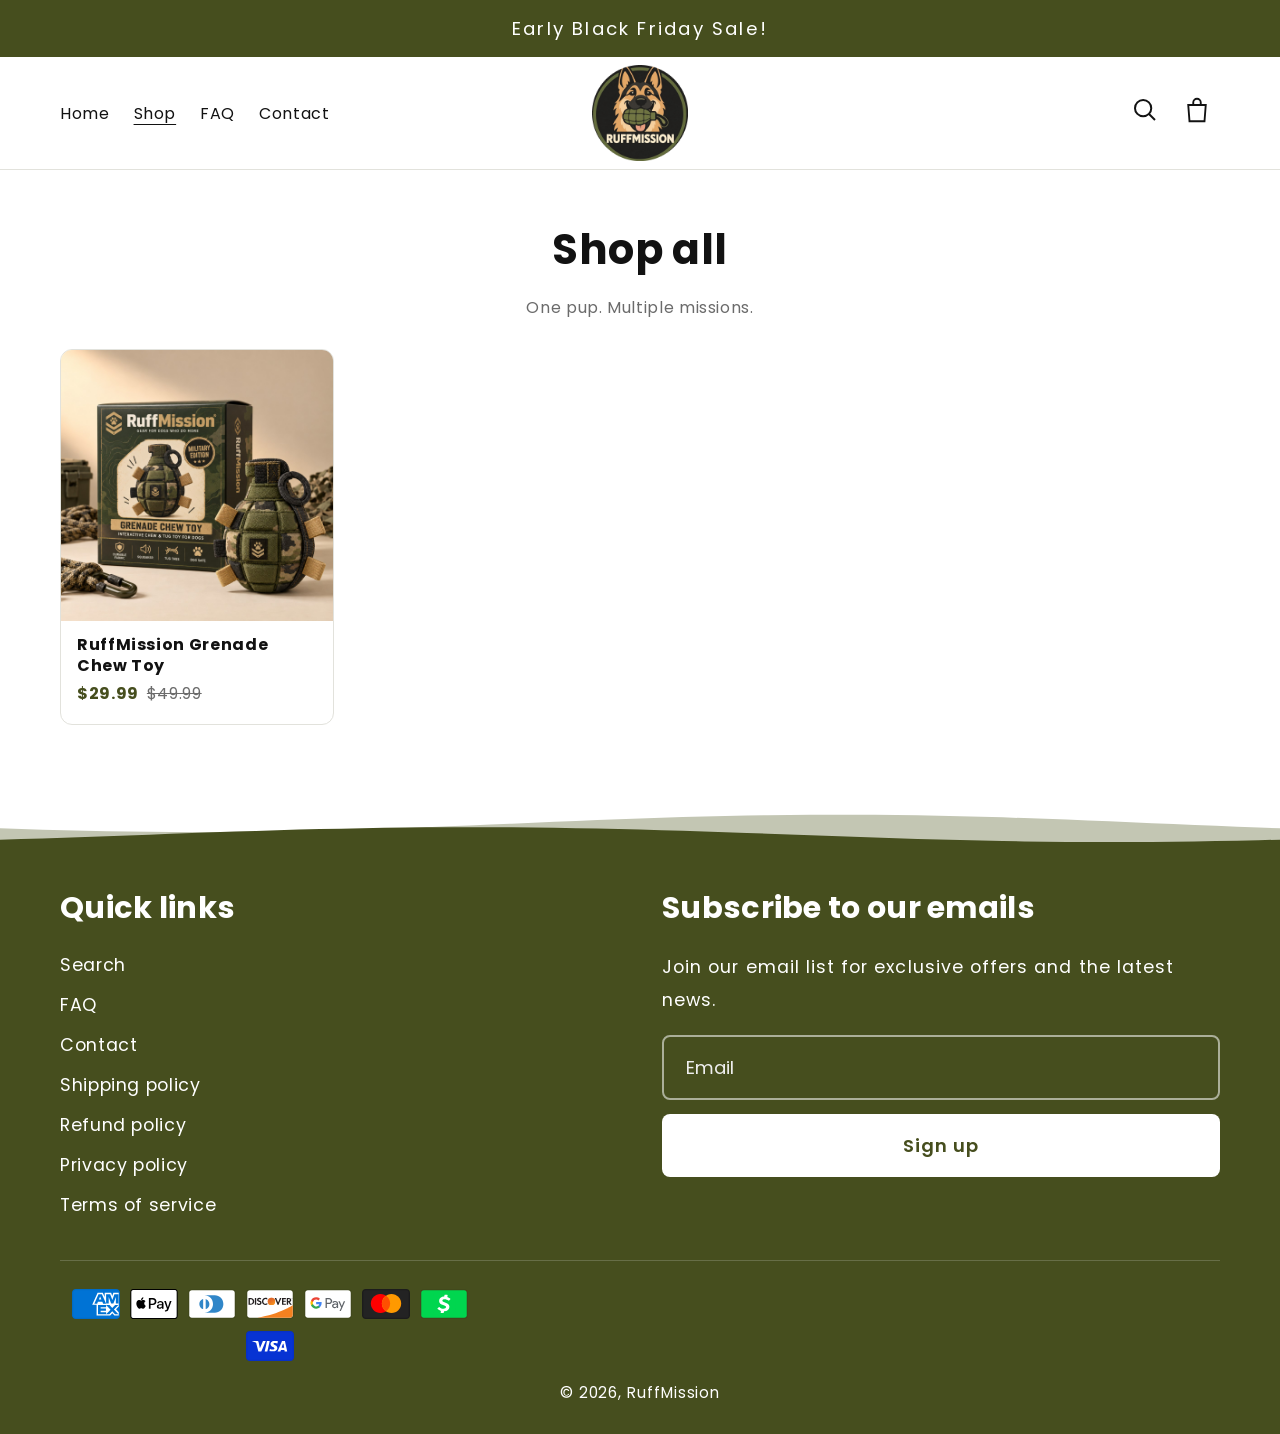
<file: shop.html>
<!doctype html>
<html lang="en"><head><meta charset="utf-8"><meta name="viewport" content="width=device-width,initial-scale=1">
<title>Shop all – RuffMission™</title><meta name="description" content="The RuffMission Grenade Chew Toy — an interactive, motion-activated dog toy that rolls, bounces and squeaks on its own. 90-day money-back guarantee.">
<meta property="og:title" content="Shop all – RuffMission™"><meta property="og:description" content="The RuffMission Grenade Chew Toy — an interactive, motion-activated dog toy that rolls, bounces and squeaks on its own. 90-day money-back guarantee."><meta property="og:image" content="images/ruff-1.jpg">
<link rel="icon" href="images/favicon.svg">
<link rel="preconnect" href="https://fonts.googleapis.com"><link rel="preconnect" href="https://fonts.gstatic.com" crossorigin>
<link rel="preload" as="style" href="https://fonts.googleapis.com/css2?family=Poppins:wght@400;500;600;700;800&display=swap" onload="this.onload=null;this.rel='stylesheet'"><noscript><link rel="stylesheet" href="https://fonts.googleapis.com/css2?family=Poppins:wght@400;500;600;700;800&display=swap"></noscript>
<link rel="stylesheet" href="assets/styles.css"><script src="assets/store.js" defer></script><script src="assets/pixel.js"></script></head>
<body data-page="shop">
<main><section class="section"><div class="wrap center"><h1>Shop all</h1><p class="muted">One pup. Multiple missions.</p><div class="designs" data-designs></div></div></section></main></body></html>
</file>
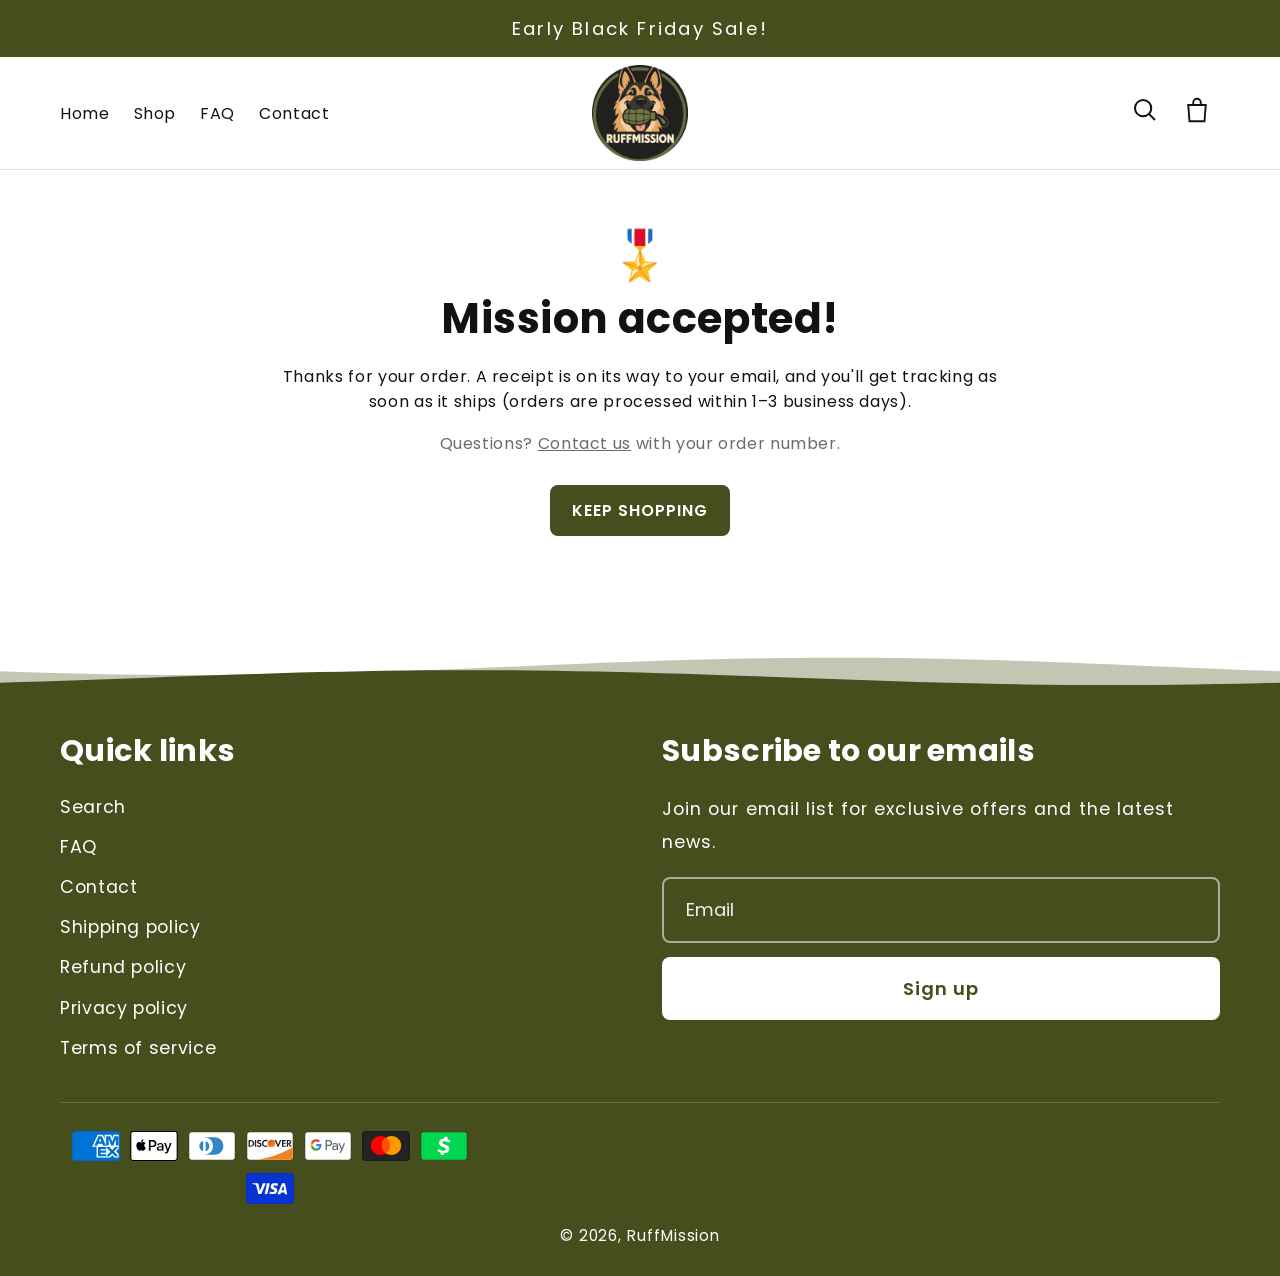
<file: thank-you.html>
<!doctype html>
<html lang="en"><head><meta charset="utf-8"><meta name="viewport" content="width=device-width,initial-scale=1">
<title>Order confirmed – RuffMission™</title><meta name="description" content="Thanks for your order.">
<meta property="og:title" content="Order confirmed – RuffMission™"><meta property="og:description" content="Thanks for your order."><meta property="og:image" content="images/ruff-1.jpg">
<link rel="icon" href="images/favicon.svg">
<link rel="preconnect" href="https://fonts.googleapis.com"><link rel="preconnect" href="https://fonts.gstatic.com" crossorigin>
<link rel="preload" as="style" href="https://fonts.googleapis.com/css2?family=Poppins:wght@400;500;600;700;800&display=swap" onload="this.onload=null;this.rel='stylesheet'"><noscript><link rel="stylesheet" href="https://fonts.googleapis.com/css2?family=Poppins:wght@400;500;600;700;800&display=swap"></noscript>
<link rel="stylesheet" href="assets/styles.css"><script src="assets/store.js" defer></script><script src="assets/pixel.js"></script></head>
<body data-page="thanks">
<main><div class="page center"><div style="font-size:3rem">🎖️</div><h1>Mission accepted!</h1>
<p class="order-no"></p>
<p>Thanks for your order. A receipt is on its way to your email, and you'll get tracking as soon as it ships (orders are processed within 1–3 business days).</p>
<p class="muted">Questions? <a href="contact.html">Contact us</a> with your order number.</p><p style="margin-top:28px"><a class="btn auto" href="shop.html">Keep shopping</a></p></div></main></body></html>
</file>
<file: assets/styles.css>
:root{
  --olive:#464E1E;--olive-dark:#363c17;--sage:#c3c6b3;--sage-2:#dcdcd2;--box:#f1f1ec;
  --text:#121212;--muted:#6b6b6b;--line:#e2e2dc;--bg:#fff;
  --accent:#f1c04b;--max:1200px;--font:'Poppins',system-ui,sans-serif;
}
*{box-sizing:border-box}
html{-webkit-text-size-adjust:100%;scroll-behavior:smooth}
body{margin:0;font-family:var(--font);color:var(--text);background:var(--bg);line-height:1.6;font-size:16px;letter-spacing:.04em}
img,video{max-width:100%;display:block}
a{color:inherit}
h1,h2,h3{font-family:var(--font);font-weight:700;line-height:1.15;letter-spacing:.01em;margin:0 0 .5em}
h1{font-size:clamp(1.9rem,4.4vw,2.6rem)}
h2{font-size:clamp(1.9rem,4vw,2.5rem)}
button,input,select,textarea{font-family:var(--font)}
.wrap{max-width:var(--max);margin:0 auto;padding:0 20px}
.section{padding:56px 0}
.center{text-align:center}
.muted{color:var(--muted)}
.small{font-size:.82rem}
.sr{position:absolute;width:1px;height:1px;overflow:hidden;clip:rect(0 0 0 0)}

/* ---------- announcement + header ---------- */
.announce{background:var(--olive);color:#fff;text-align:center;padding:14px 16px;font-size:clamp(1rem,2.4vw,1.15rem);letter-spacing:.12em}
.header{position:sticky;top:0;z-index:40;background:#fff;border-bottom:1px solid var(--line);transition:transform .25s}
.header.hide{transform:translateY(-100%)}
.hwrap{max-width:var(--max);margin:0 auto;padding:8px 20px;display:grid;grid-template-columns:1fr auto 1fr;align-items:center}
.logo{display:flex;justify-content:center;text-decoration:none;font-weight:800;font-size:1.5rem;color:var(--olive)}
.logo img{height:96px;width:auto}
.h-right{display:flex;justify-content:flex-end;gap:6px}
.icon-btn{background:none;border:0;cursor:pointer;padding:8px;position:relative;color:var(--text)}
.icon-btn svg{width:30px;height:30px}
.bubble{position:absolute;bottom:2px;right:0;background:var(--olive);color:#fff;border-radius:99px;font-size:.68rem;min-width:20px;height:20px;display:grid;place-items:center;letter-spacing:0;padding:0 4px}
.bubble[data-n="0"]{display:none}
.nav{display:flex;gap:24px}
.nav a{text-decoration:none}
.nav a.active,.nav a:hover{text-decoration:underline;text-underline-offset:5px}
.menu-btn{display:none}
.searchbar{display:none;max-width:var(--max);margin:0 auto;padding:0 20px 14px;gap:10px}
.searchbar.open{display:flex}
@media(max-width:860px){
  .menu-btn{display:inline-block;margin-left:-8px}
  .nav{display:none;position:absolute;top:100%;left:0;right:0;background:#fff;flex-direction:column;padding:14px 20px 22px;border-bottom:1px solid var(--line);gap:16px;font-size:1.1rem}
  .nav.open{display:flex}
  .logo img{height:84px}
}

/* ---------- buttons ---------- */
.btn{display:inline-flex;align-items:center;justify-content:center;background:var(--olive);color:#fff;border:0;border-radius:8px;padding:18px 26px;font:600 1.35rem var(--font);text-transform:uppercase;letter-spacing:.12em;cursor:pointer;text-decoration:none;width:100%;transition:background .15s}
.btn:hover{background:var(--olive-dark)}
.btn[disabled]{opacity:.55;cursor:not-allowed}
.btn.auto{width:auto;font-size:1rem;padding:13px 22px;letter-spacing:.06em}
.btn.light{background:#fff;color:var(--olive);text-transform:none;font-size:1.15rem;letter-spacing:.06em}

/* ---------- product ---------- */
.product{max-width:var(--max);margin:0 auto;display:grid;grid-template-columns:1.1fr 1fr;gap:48px;padding:32px 20px 48px}
.gallery{position:relative;overflow:hidden;align-self:start;background:#bcb9bb}
.gallery .track{display:flex;overflow-x:auto;scroll-snap-type:x mandatory;scrollbar-width:none}
.gallery .track::-webkit-scrollbar{display:none}
.g-slide{flex:0 0 100%;scroll-snap-align:start;aspect-ratio:1}
.g-slide img{width:100%;height:100%;object-fit:cover}
@media(min-width:861px){.gallery{position:sticky;top:130px;border-radius:12px}}
@media(max-width:860px){
  .product{grid-template-columns:1fr;gap:0;padding:0 0 40px}
  .gallery{margin:0}
  .g-slide{flex-basis:93%}
  .info{padding:0 20px}
}
.arr{position:absolute;top:50%;transform:translateY(-50%);z-index:2;width:46px;height:46px;border-radius:50%;border:0;background:rgba(60,60,60,.65);color:#fff;cursor:pointer;display:grid;place-items:center;padding:0}
.arr svg{width:22px;height:22px}
.arr.l{left:12px}.arr.r{right:12px}
.dots{display:flex;justify-content:center;gap:10px;margin-top:16px}
.dots button{width:9px;height:9px;border-radius:50%;border:0;background:#9b9b9b;padding:0;cursor:pointer}
.dots button.on{background:#121212;transform:scale(1.25)}
.dots.on-img{position:absolute;bottom:14px;left:0;right:0;margin:0}
.dots.on-img button{background:rgba(255,255,255,.75)}
.dots.on-img button.on{background:#121212}

.urgency-wrap{text-align:center;margin:20px 0 26px}
.urgency{display:inline-block;border:3px solid var(--olive);color:var(--olive);font-weight:700;font-size:clamp(.92rem,3.4vw,1.15rem);letter-spacing:.1em;padding:6px 18px}
.info h1{margin-bottom:22px}
.price-row{display:flex;align-items:center;gap:16px;flex-wrap:wrap;margin:0 0 26px}
.price{font-weight:700;font-size:1.9rem;color:var(--olive);letter-spacing:.06em}
.compare{font-weight:600;font-size:1.3rem;color:#333;letter-spacing:.04em}
.badge{display:inline-flex;align-items:center;gap:8px;background:var(--olive);color:#fff;font-weight:700;font-size:1rem;letter-spacing:.1em;padding:5px 14px;border-radius:8px}
.badge svg{width:20px;height:20px}

/* ---------- bundle boxes ("Build Your Soldier") ---------- */
.bundles{margin:4px 0 22px}
.bh{display:flex;align-items:center;gap:20px;font-weight:700;font-size:1.3rem;letter-spacing:.06em;margin-bottom:22px}
.bh::before,.bh::after{content:"";flex:1;height:2px;background:var(--sage)}
.tiers{display:grid;gap:22px}
.tier{position:relative;border:2px solid #cfd0c6;border-radius:12px;background:var(--box);cursor:pointer;overflow:visible}
.tier.on{border:3px solid var(--olive);background:#fff}
.t-badge{position:absolute;top:-17px;right:28px;background:var(--olive);color:#fff;font-weight:700;font-size:.95rem;letter-spacing:.04em;padding:5px 18px;border-radius:4px 4px 6px 6px;z-index:1}
.t-badge::before,.t-badge::after{content:"";position:absolute;top:0;width:0;height:0;border-bottom:10px solid var(--olive-dark)}
.t-badge::before{left:-10px;border-left:10px solid transparent}
.t-badge::after{right:-10px;border-right:10px solid transparent}
.t-head{display:flex;align-items:center;gap:18px;padding:22px 22px 20px}
.t-head:focus-visible{outline:2px solid var(--olive);outline-offset:-4px}
.radio{flex:0 0 28px;height:28px;border-radius:50%;border:3px solid #c9cbbd;background:#fff;position:relative}
.tier.on .radio{border-color:var(--olive)}
.tier.on .radio::after{content:"";position:absolute;inset:4px;border-radius:50%;background:var(--olive)}
.t-main{flex:1;min-width:0}
.t-top{display:flex;align-items:center;gap:12px;flex-wrap:wrap}
.t-top b{font-size:1.65rem;letter-spacing:.01em;line-height:1.2}
.chip{background:#e6e6df;border-radius:8px;padding:3px 12px;font-size:1rem;letter-spacing:.03em}
.t-sub{display:block;color:#666;font-size:1.1rem;letter-spacing:.03em;margin-top:2px}
.t-price{text-align:right;display:flex;flex-direction:column;align-items:flex-end}
.t-price b{font-size:1.65rem;letter-spacing:.02em}
.t-price s{color:#666;font-size:1.1rem}
.units{padding:0 22px 18px}
.sl{margin:0 0 10px;color:#666;font-size:1rem}
.unit{display:flex;align-items:center;gap:12px;margin-bottom:10px}
.u-img{width:56px;height:56px;object-fit:cover;border-radius:4px;flex:0 0 56px;background:#ddd}
.sel{position:relative}
.sel:first-of-type{flex:0 0 90px}
.sel:last-of-type{flex:0 1 200px}
.sel select{appearance:none;-webkit-appearance:none;width:100%;border:2px solid #d9d9d0;border-radius:6px;background:#fff;padding:12px 34px 12px 12px;font-size:1.05rem;letter-spacing:.02em;color:var(--text);cursor:pointer}
.sel svg{position:absolute;right:10px;top:50%;transform:translateY(-50%);width:18px;height:18px;pointer-events:none}
.extras{border-top:1px solid #d3d4ca}
.extra{display:flex;align-items:center;gap:16px;padding:12px 22px;background:var(--sage-2);cursor:pointer;letter-spacing:.01em}
.extra+.extra{border-top:1px solid #c8c9be}
.extras .extra:last-child{border-radius:0 0 10px 10px}
.extra input{position:absolute;opacity:0;pointer-events:none}
.cb{flex:0 0 26px;height:26px;background:#fff;border:1px solid #c8c8c8;border-radius:2px;position:relative}
.extra input:checked+.cb{background:var(--olive);border-color:var(--olive)}
.extra input:checked+.cb::after{content:"";position:absolute;left:8px;top:3px;width:7px;height:13px;border:solid #fff;border-width:0 3px 3px 0;transform:rotate(45deg)}
.extra input:focus-visible+.cb{outline:2px solid var(--olive);outline-offset:2px}
.x-img{width:46px;height:46px;object-fit:cover;border-radius:4px;background:#fff;flex:0 0 46px}
.extra b{flex:1;font-size:1.05rem;line-height:1.3}
.x-price{display:flex;flex-direction:column;align-items:flex-end;font-weight:700;font-size:1.05rem}
.x-price s{font-weight:400;color:#666;font-size:.95rem}
@media(max-width:480px){
  .t-head{padding:20px 16px 18px;gap:14px}
  .t-top b,.t-price b{font-size:1.4rem}
  .units{padding:0 16px 16px}
  .extra{padding:12px 16px;gap:12px}
  .extra b{font-size:.95rem}
  .t-sub{font-size:1rem}
}

/* payment badges */
.pay{display:flex;flex-wrap:wrap;justify-content:center;gap:10px;margin:26px 0}
.pb{display:inline-grid;place-items:center;min-width:56px;height:36px;padding:0 8px;border-radius:5px;border:1px solid #d6d6d6;background:#fff;font:800 .72rem/1 Arial,sans-serif;letter-spacing:0;color:#222}
.pb.amex{background:#1f72cd;color:#fff;border-color:#1f72cd}
.pb.visa{background:#1434cb;color:#fff;border-color:#1434cb;font-style:italic;font-size:.85rem}
.pb.mc{background:#252525;color:#f79e1b;border-color:#252525}
.pb.discover{color:#f58220}
.pb.diners{color:#0079be}
.pb.cashapp{background:#00d632;color:#fff;border-color:#00d632}
.pb.apple{color:#000}

/* product reviews */
.pr-revs{margin:8px 0 30px}
.pr-revs .track{display:flex;overflow-x:auto;scroll-snap-type:x mandatory;scrollbar-width:none}
.pr-revs .track::-webkit-scrollbar{display:none}
.pr{flex:0 0 100%;scroll-snap-align:start}
.pr p{margin:0 0 12px;font-size:1.15rem;line-height:1.5;letter-spacing:.06em}
.pr-a{border-top:1px solid var(--line);padding-top:10px;color:#888;letter-spacing:.08em;font-size:1.1rem}
.stars{color:#ffcc00;letter-spacing:1px}

/* accordions (tabs + FAQ) */
.tabs{border-top:1px solid var(--line)}
details{border-bottom:1px solid var(--line)}
summary{list-style:none;cursor:pointer;padding:22px 4px;display:flex;align-items:center;gap:20px;font-weight:700;font-size:1.25rem;letter-spacing:.06em}
summary::-webkit-details-marker{display:none}
summary span{flex:1}
summary i{display:grid;place-items:center;flex:0 0 auto}
summary .ck svg{width:30px;height:30px}
summary .cv svg{width:24px;height:24px;transition:transform .2s}
details[open] summary .cv svg{transform:rotate(180deg)}
.tab-body{padding:0 4px 20px 54px;font-size:1rem;color:#333}
.tab-body p{margin:0 0 .8em}

/* sticky add to cart */
.sticky-atc{position:fixed;left:0;right:0;bottom:0;background:#fff;box-shadow:0 -4px 18px rgba(0,0,0,.08);z-index:35;transform:translateY(110%);transition:transform .25s}
.sticky-atc.show{transform:none}
.sticky-atc .wrap{display:flex;align-items:center;gap:16px;padding-top:14px;padding-bottom:14px}
.sticky-atc .t{flex:1;min-width:0}
.sticky-atc b{display:block;font-size:1.05rem;line-height:1.25}
.sticky-atc .sp{color:var(--olive);font-weight:700}
.sticky-atc s{font-weight:600}
.sticky-atc .btn{width:auto;font-size:1.15rem;text-transform:none;letter-spacing:.06em;padding:14px 26px}

/* ---------- sections ---------- */
.feat-sec{padding:56px 0 24px}
.feat-sec p.lead{font-size:1.15rem;line-height:1.9;max-width:560px;margin:0 auto 4px}
.feat{position:relative;max-width:560px;margin:0 auto;aspect-ratio:4/5;background:#ddd;overflow:hidden}
.feat video{width:100%;height:100%;object-fit:cover}
.vids{padding:40px 0 70px}
.vids .vs{position:relative}
.vids .track{display:grid;grid-auto-flow:column;grid-auto-columns:calc((100% - 56px)/3);gap:28px;overflow-x:auto;scroll-snap-type:x mandatory;scrollbar-width:none;margin-top:36px}
.vids .track::-webkit-scrollbar{display:none}
@media(max-width:860px){.vids .track{grid-auto-columns:calc((100% - 28px)/2)}}
.slide{scroll-snap-align:start;position:relative;overflow:hidden;background:#1d1d1d;aspect-ratio:9/16}
.slide video,.feat video{width:100%;height:100%;object-fit:cover}
.snd{position:absolute;bottom:10px;right:10px;background:rgba(0,0,0,.55);color:#fff;border:0;border-radius:99px;width:36px;height:36px;cursor:pointer;font-size:.9rem}
.vph{position:absolute;inset:0;display:none;align-items:center;justify-content:center;background:linear-gradient(160deg,#2b2f15,#121212);color:#fff;text-align:center;padding:16px}
.vph small{opacity:.7;font-size:.75rem;word-break:break-all}
.missing .vph{display:flex}
.missing .snd{display:none}

/* waves */
.wave{line-height:0}
.wave svg{width:100%;height:56px;display:block}
.w-back{fill:var(--sage)}
.w-front{fill:var(--olive)}
.wave.bottom svg{transform:scaleY(-1)}
.olive-sec{background:var(--olive);color:#fff}
.olive-sec details{border-color:rgba(255,255,255,.18)}
.olive-sec .faq{border-top:1px solid rgba(255,255,255,.18)}
.olive-sec .tab-body{color:#eef0e4}
.faq{max-width:840px;margin:0 auto}
.faq-sec{padding:40px 0 60px}

/* testimonial cards */
.troops{padding:56px 0 64px}
.troops .track{display:grid;grid-auto-flow:column;grid-auto-columns:calc((100% - 56px)/3);gap:28px;overflow-x:auto;scroll-snap-type:x mandatory;scrollbar-width:none;margin-top:36px}
.troops .track::-webkit-scrollbar{display:none}
@media(max-width:860px){.troops .track{grid-auto-columns:100%}}
.tcard{scroll-snap-align:start;border-radius:20px;overflow:hidden;background:#f3f3f3;display:flex;flex-direction:column}
.t-img{position:relative}
.t-img img{width:100%;aspect-ratio:1;object-fit:cover}
.q{position:absolute;right:20px;bottom:-34px;width:68px;height:68px;border-radius:50%;background:var(--olive);color:#fff;display:grid;place-items:center}
.q svg{width:36px;height:36px}
.t-body{padding:30px 26px 32px;text-align:center}
.t-body .stars{font-size:1.6rem}
.t-body h3{font-size:1.35rem;margin:.4em 0}
.t-body p{margin:0 0 14px;line-height:1.9;letter-spacing:.06em}

/* shop / generic pages */
.designs{display:grid;grid-template-columns:repeat(auto-fill,minmax(240px,1fr));gap:22px;margin-top:28px}
.card{text-decoration:none;border-radius:12px;overflow:hidden;background:#fff;border:1px solid var(--line);display:block}
.card img{aspect-ratio:1;object-fit:cover;width:100%;background:#eee}
.card .c{padding:14px 16px 18px;text-align:left}
.card b{display:block;line-height:1.3;margin-bottom:4px}
.card .p{color:var(--olive);font-weight:700}
.card .p s{color:var(--muted);font-weight:400;margin-left:8px}
.page{max-width:780px;margin:0 auto;padding:48px 20px 72px}
.page h2{font-size:1.35rem;margin-top:1.6em}
.form{display:grid;gap:14px;margin-top:22px}
.form .row{display:grid;grid-template-columns:1fr 1fr;gap:14px}
@media(max-width:600px){.form .row{grid-template-columns:1fr}}
input,textarea{font:inherit;border:1.5px solid #cfcfcf;border-radius:8px;padding:14px 16px;width:100%;background:#fff;color:var(--text)}
input:focus,textarea:focus,select:focus{outline:2px solid var(--olive);outline-offset:1px}
.notice{padding:14px 16px;border-radius:8px;border:1px solid #28c100;background:#f2ffed;color:#1d7a00;display:none}
.notice.show{display:block}

/* footer */
.footer{background:var(--olive);color:#fff;margin-top:20px}
.footer .wave{background:#fff}
.fwrap{max-width:var(--max);margin:0 auto;padding:36px 20px 26px}
.footer .grid{display:grid;grid-template-columns:1fr 1fr;gap:44px}
@media(max-width:760px){.footer .grid{grid-template-columns:1fr}}
.footer h3{font-size:1.9rem;margin-bottom:.8em}
.footer ul{list-style:none;padding:0;margin:0;display:grid;gap:12px;font-size:1.1rem}
.footer a{text-decoration:none}
.footer a:hover{text-decoration:underline}
.footer p{font-size:1.1rem;line-height:1.9;letter-spacing:.06em}
.nl{display:grid;gap:14px}
.nl input{background:transparent;color:#fff;border:2px solid rgba(255,255,255,.55);padding:16px 22px;font-size:1.15rem}
.nl input::placeholder{color:#eee}
.footer .bottom{border-top:1px solid rgba(255,255,255,.18);margin-top:40px;padding-top:28px;text-align:center}
.footer .bottom .pay{margin:0 0 18px}
.footer .bottom p{font-size:.95rem;margin:0}
.socials{display:flex;gap:16px;margin-top:18px}

/* cart drawer */
.overlay{position:fixed;inset:0;background:rgba(0,0,0,.45);opacity:0;pointer-events:none;transition:opacity .2s;z-index:60}
.overlay.show{opacity:1;pointer-events:auto}
.drawer{position:fixed;top:0;right:0;bottom:0;width:min(440px,100%);background:#fff;z-index:61;transform:translateX(100%);transition:transform .25s;display:flex;flex-direction:column}
.drawer.show{transform:none}
.drawer-h{display:flex;justify-content:space-between;align-items:center;padding:18px 20px;border-bottom:1px solid var(--line)}
.drawer-h h2{font-size:1.4rem;margin:0}
.lines{flex:1;overflow-y:auto;padding:6px 20px}
.line{display:grid;grid-template-columns:76px 1fr auto;gap:14px;padding:16px 0;border-bottom:1px solid var(--line);align-items:start}
.line img{width:76px;height:76px;border-radius:8px;object-fit:cover;background:#eee}
.line b{font-size:.95rem;line-height:1.3;display:block}
.line small{color:var(--muted);display:block;font-size:.8rem;line-height:1.5}
.line .tier-n{color:var(--olive);font-weight:600}
.qty{display:flex;border:1.5px solid var(--olive);border-radius:8px;overflow:hidden;width:max-content;margin-top:8px}
.qty button{background:#fff;border:0;width:34px;font-size:1.1rem;cursor:pointer}
.qty input{width:36px;text-align:center;border:0;border-radius:0;padding:6px 0;-moz-appearance:textfield}
.qty input::-webkit-inner-spin-button{display:none}
.rm{background:none;border:0;color:var(--muted);text-decoration:underline;cursor:pointer;font-size:.78rem;margin-top:6px;padding:0}
.drawer-f{padding:18px 20px;border-top:1px solid var(--line)}
.drawer-f .pay{margin:14px 0 0;gap:6px}
.drawer-f .pb{min-width:44px;height:28px;font-size:.6rem}
.sum{display:flex;justify-content:space-between;font-weight:700;font-size:1.15rem}
.empty{text-align:center;padding:60px 10px;color:var(--muted)}
.toast{position:fixed;left:50%;bottom:100px;transform:translateX(-50%);background:#121212;color:#fff;padding:12px 18px;border-radius:8px;z-index:70;font-size:.9rem;display:none;max-width:calc(100% - 32px)}
.toast.show{display:block}
.to-top{position:fixed;right:18px;bottom:110px;z-index:34;width:60px;height:60px;border-radius:50%;border:0;background:var(--olive);color:#fff;display:grid;place-items:center;cursor:pointer;box-shadow:0 4px 14px rgba(0,0,0,.25);opacity:0;pointer-events:none;transition:opacity .2s}
.to-top.show{opacity:1;pointer-events:auto}
.to-top svg{width:30px;height:30px}

/* tweaks to match live store */
.gallery{background:transparent}
.dots.on-img{position:static;margin:14px 0 4px}
.dots.on-img button{background:#9b9b9b}
@media(max-width:860px){.gallery{padding-bottom:4px}}
@media(max-width:480px){
  .price-row{flex-wrap:nowrap;gap:10px}
  .price{font-size:1.6rem;letter-spacing:.04em}
  .compare{font-size:1.1rem}
  .badge{font-size:.85rem;padding:5px 10px;letter-spacing:.08em;white-space:nowrap}
  .badge svg{width:16px;height:16px}
  .sticky-atc b{font-size:.95rem}
  .sticky-atc .btn{font-size:1.05rem;padding:13px 20px}
}
.vids .arr{top:50%}
.g-slide img[src*="size-chart"]{object-fit:contain;background:#fff}
.feat{aspect-ratio:9/16;max-width:420px}

/* moving waves */
.wave svg{overflow:hidden}
.w-back{animation:waveDrift 14s linear infinite}
.w-front{animation:waveDrift 9s linear infinite}
@keyframes waveDrift{from{transform:translateX(0)}to{transform:translateX(-1440px)}}
@media (prefers-reduced-motion:reduce){.w-back,.w-front{animation:none}}
.wave.top{margin-bottom:-2px;position:relative;z-index:1}
.wave.bottom{margin-top:-2px;position:relative;z-index:1}
.wave.top{background:linear-gradient(to bottom,transparent 85%,var(--olive) 85%)}
.wave.bottom{background:linear-gradient(to top,transparent 85%,var(--olive) 85%)}
.footer .wave.top{background:linear-gradient(to bottom,#fff 85%,var(--olive) 85%)}

/* payment icons (Shopify-style) */
.pay{gap:12px 10px;max-width:420px;margin-left:auto;margin-right:auto}
.pay img{width:48px;height:auto;display:block}
@media(max-width:480px){.pay img{width:38px}}
.drawer-f .pay img{width:34px}
.btn.atc{padding:11px 20px;font-size:1.35rem;letter-spacing:.12em;border-radius:10px;line-height:1.2}
.btn.atc{font-size:1.16rem;letter-spacing:.1em;padding:13px 20px}
.extra input{width:1px;height:1px;margin:0;padding:0;border:0}
/* star rating above price */
.rating-row{display:flex;align-items:center;gap:8px;margin:2px 0 8px;color:var(--text);font-size:.92rem;text-decoration:none}
.stars5{display:inline-flex;gap:2px}
.stars5 svg{width:17px;height:17px;fill:#f5b301}
#reviews{scroll-margin-top:90px}

/* ---- PawPop-style product sections ---- */
.highlights{list-style:none;margin:14px 0 4px;padding:0;display:grid;gap:10px}
.highlights li{display:flex;align-items:flex-start;gap:10px;font-size:1.02rem;letter-spacing:.02em}
.highlights .hl-i{flex:0 0 auto;font-size:1.1rem;line-height:1.4}
.trust{display:flex;flex-wrap:wrap;justify-content:center;gap:10px 22px;margin:14px 0 4px;color:var(--muted);font-size:.92rem}
.trust span{display:inline-flex;align-items:center;gap:7px}
.trust span::before{content:"";width:8px;height:8px;border-radius:50%;background:var(--olive)}

/* infographic */
.ig-sec{padding:44px 0 10px}
.ig-title{font-size:clamp(1.5rem,5vw,2.1rem);margin:0 0 26px}
.ig-grid{background:var(--box);border-radius:22px;padding:30px 22px;display:grid;grid-template-columns:1fr;gap:22px;align-items:center}
.ig-photo{display:flex;justify-content:center}
.ig-img{max-width:300px;width:100%;border-radius:16px}
.ig-feats{display:grid;grid-template-columns:1fr 1fr;gap:14px}
.ig-f{background:#fff;border:1px solid var(--line);border-radius:14px;padding:16px 14px;text-align:center;display:flex;flex-direction:column;gap:4px}
.ig-ic{font-size:1.7rem;line-height:1}
.ig-f b{font-size:.98rem;color:var(--olive);text-transform:uppercase;letter-spacing:.06em}
.ig-f small{color:var(--muted);font-size:.84rem;line-height:1.45}
@media(min-width:760px){.ig-grid{grid-template-columns:1fr 1fr;padding:40px}.ig-feats{order:-1}}

/* dark-green lifestyle cards */
.cards-sec{background:var(--olive);color:#fff;padding:52px 0 60px;margin-top:40px}
.cards-title{font-size:clamp(1.7rem,6vw,2.3rem);margin:0 0 10px;color:var(--accent,#f1c04b)}
.cards-lead{max-width:640px;margin:0 auto 30px;color:#eef0e4;font-size:1.05rem;padding:0 20px}
.cards-vs{max-width:1100px;margin:0 auto;padding:0 20px}
.cards-vs .track{display:grid;grid-auto-flow:column;grid-auto-columns:88%;gap:18px;overflow-x:auto;scroll-snap-type:x mandatory;scrollbar-width:none;padding-bottom:6px}
.cards-vs .track::-webkit-scrollbar{display:none}
@media(min-width:760px){.cards-vs .track{grid-auto-columns:calc((100% - 36px)/3)}}
.pcard{scroll-snap-align:start;background:var(--olive-dark);border:1px solid rgba(255,255,255,.14);border-radius:18px;overflow:hidden}
.pcard-img{width:100%;aspect-ratio:1/1;object-fit:cover;display:block;background:#2c3114}
.pcard-b{padding:18px 18px 22px;text-align:left}
.pcard-chip{display:inline-flex;align-items:center;gap:6px;background:var(--accent,#f1c04b);color:var(--olive-dark);font-weight:700;font-size:.8rem;padding:5px 12px;border-radius:99px;margin-bottom:10px;letter-spacing:.04em}
.pcard-b b{display:block;font-size:1.15rem;margin-bottom:6px}
.pcard-b p{margin:0;color:#dfe2d2;font-size:.95rem;line-height:1.5}

/* empty placeholder tiles (blank layout to be filled) */
.slide-empty{background:#e9e9e3;aspect-ratio:9/16;border:1px dashed #c6c6ba;border-radius:0}
.tcard-empty .t-img-empty{aspect-ratio:1/1;background:#e9e9e3;border-bottom:1px solid #ddd}
.tcard-empty .stars-empty{display:inline-flex;gap:3px;margin-bottom:10px}
.tcard-empty .stars-empty svg{width:20px;height:20px;fill:#dcdcd2}
.tcard-empty h3{min-height:1.2em;margin:0 0 8px}
.tcard-empty p{min-height:3.4em;margin:0 0 14px}
.tcard-empty b{display:block;min-height:1.2em}

/* facebook-style testimonials */
.troops-social{background:#f3f3f3}
.troops-social h2{color:#1b2a4e}
.fbcard{scroll-snap-align:start;background:#fff;border-radius:16px;box-shadow:0 1px 6px rgba(0,0,0,.12);overflow:hidden;display:flex;flex-direction:column;text-align:left}
.fb-h{display:flex;align-items:center;gap:12px;padding:16px 16px 4px}
.fb-av{width:44px;height:44px;border-radius:50%;background:#dcdcd2;overflow:hidden;flex:none}
.fb-av img{width:100%;height:100%;object-fit:cover}
.fb-n{flex:1;min-width:0}.fb-n b{display:block;font-size:17px;min-height:1.2em}.fb-n small{display:block;color:#555;min-height:1.1em}
.fb-more{color:#222;letter-spacing:2px;font-size:12px}
.fb-t{padding:8px 16px 14px;margin:0;font-size:16px;line-height:1.5;min-height:6em}
.fb-img{margin-top:auto;aspect-ratio:1;background:#e9e9e3}
.fb-img img{width:100%;height:100%;object-fit:cover;display:block}
@media(max-width:860px){.troops-social .track{grid-auto-columns:88%;gap:14px}}
.ig-vid{max-width:300px;width:100%;border-radius:16px;overflow:hidden}
.ig-vid video{width:100%;display:block;border-radius:16px}

/* Prevent pre-hydration flash of placeholder section headings */
body:not(.ready) [data-product],
body:not(.ready) .feat-sec,
body:not(.ready) [data-videos],
body:not(.ready) [data-infographic],
body:not(.ready) [data-cards],
body:not(.ready) [data-reviews]{visibility:hidden}
/* Fallback: if the script never runs, reveal after 3s so content is never stuck hidden */
@keyframes rm-reveal{to{visibility:visible}}
body:not(.ready) [data-product]{animation:rm-reveal 0s linear 3s forwards}
</file>
<file: assets/checkout.css>
/* Checkout page (Shopify-style two column) */
.co-body{background:#fff;letter-spacing:.01em}
.co-head{display:flex;align-items:center;justify-content:space-between;max-width:1100px;margin:0 auto;padding:10px 20px;border-bottom:1px solid #e6e6e6}
.co-logo img{height:64px;width:auto}
.co-back{color:var(--olive)}
.co-back svg{width:28px;height:28px}
.co-wrap{display:grid;grid-template-columns:minmax(0,1fr) minmax(0,.85fr);max-width:1100px;margin:0 auto;min-height:calc(100vh - 85px)}
.co-main{padding:32px 40px 60px 20px;border-right:1px solid #e6e6e6}
.co-side{background:#f5f5f2;padding:32px 20px 40px 40px;position:relative}
.co-side::after{content:"";position:absolute;top:0;bottom:0;left:100%;width:100vw;background:#f5f5f2}
@media(min-width:861px){.co-lines,.co-totals{position:relative;z-index:1}.co-side>*{max-width:420px}}
.co-main h2{font-size:1.25rem;margin:28px 0 12px;letter-spacing:.01em}
.co-main h2:first-of-type{margin-top:0}
.co-sub{color:#707070;font-size:.88rem;margin:-6px 0 12px}

/* floating-label fields */
.f{position:relative;margin-bottom:12px}
.f input,.f select{width:100%;border:1px solid #d9d9d9;border-radius:8px;padding:22px 12px 8px;font:inherit;font-size:16px;background:#fff;color:var(--text);letter-spacing:0;appearance:none;-webkit-appearance:none}
.f select{padding-right:34px;background-image:url("data:image/svg+xml,%3Csvg xmlns='http://www.w3.org/2000/svg' viewBox='0 0 24 24' fill='none' stroke='%23707070' stroke-width='2'%3E%3Cpath d='m6 9 6 6 6-6'/%3E%3C/svg%3E");background-repeat:no-repeat;background-position:right 10px center;background-size:16px}
.f label{position:absolute;left:13px;top:15px;color:#707070;font-size:15px;pointer-events:none;transition:all .12s;letter-spacing:0}
.f input:focus+label,.f input:not(:placeholder-shown)+label,.f select+label{top:6px;font-size:11.5px}
.f input:focus,.f select:focus{outline:none;border-color:var(--olive);box-shadow:0 0 0 1px var(--olive)}
.f.bad input,.f.bad select{border-color:#d72c0d;box-shadow:0 0 0 1px #d72c0d}
.row2{display:grid;grid-template-columns:1fr 1fr;gap:12px}
.row3{display:grid;grid-template-columns:1.2fr 1fr 1fr;gap:12px}
@media(max-width:560px){.row3{grid-template-columns:1fr 1fr}.row3 .f:first-child{grid-column:1/-1}}
#state-wrap{margin-bottom:12px}

.co-ship{display:flex;justify-content:space-between;align-items:center;border:1px solid var(--olive);background:#f6f7f0;border-radius:8px;padding:16px 14px;font-size:.95rem}
.co-pay{border:1px solid #d9d9d9;border-radius:8px;overflow:hidden}
.co-pay-head{display:flex;justify-content:space-between;align-items:center;padding:14px;background:#f6f7f0;border-bottom:1px solid #d9d9d9;font-weight:600;font-size:.95rem}
.co-cards{display:flex;gap:4px}.co-cards img{width:34px;height:auto}
.co-pay-body{padding:16px 14px 6px;background:#fafafa;min-height:90px}
.co-loading{color:#707070;font-size:.9rem;margin:8px 0 14px}
.co-error{margin:16px 0 0;padding:12px 14px;border-radius:8px;background:#fff4f4;border:1px solid #f3c1c1;color:#b42318;font-size:.92rem}
.co-btn{display:flex;width:100%;justify-content:center;align-items:center;margin-top:20px;background:var(--olive);color:#fff;border:0;border-radius:8px;padding:18px;font:600 1.1rem var(--font);letter-spacing:.04em;cursor:pointer;text-decoration:none}
.co-btn:hover{background:var(--olive-dark)}
.co-btn[disabled]{opacity:.55;cursor:not-allowed}
.co-secure{display:flex;gap:8px;align-items:flex-start;color:#707070;font-size:.82rem;margin:14px 0 0;line-height:1.5}
.co-secure svg{width:16px;height:16px;flex:0 0 16px;margin-top:2px}
.co-links{display:flex;flex-wrap:wrap;gap:14px;border-top:1px solid #e6e6e6;margin-top:32px;padding-top:16px}
.co-links a{color:var(--olive);font-size:.82rem}

/* express */
.co-label-c{text-align:center;color:#707070;font-size:.9rem;margin:0 0 10px}
.co-express-btns{display:grid;gap:10px;grid-template-columns:repeat(auto-fit,minmax(140px,1fr))}
.xbtn{min-height:48px}
.apple-btn{-webkit-appearance:-apple-pay-button;-apple-pay-button-type:plain;-apple-pay-button-style:black;width:100%;height:48px;border:0;border-radius:8px;cursor:pointer}
.co-or{display:flex;align-items:center;gap:14px;color:#707070;font-size:.85rem;margin:22px 0 4px}
.co-or::before,.co-or::after{content:"";flex:1;height:1px;background:#e6e6e6}

/* summary */
.co-line{display:grid;grid-template-columns:64px 1fr auto;gap:14px;align-items:center;margin-bottom:16px}
.co-thumb{position:relative;width:64px;height:64px;border:1px solid #ddd;border-radius:8px;background:#fff}
.co-thumb img{width:100%;height:100%;object-fit:cover;border-radius:8px}
.co-thumb span{position:absolute;top:-8px;right:-8px;background:#707070;color:#fff;border-radius:99px;min-width:21px;height:21px;font-size:.72rem;display:grid;place-items:center;padding:0 5px;letter-spacing:0}
.co-li b{font-size:.9rem;line-height:1.3;display:block}
.co-li small{display:block;color:#707070;font-size:.78rem;line-height:1.5}
.co-line>b{font-size:.92rem}
.co-totals{border-top:1px solid #e1e1dc;padding-top:14px;margin-top:6px}
.co-totals>div{display:flex;justify-content:space-between;font-size:.92rem;margin:8px 0}
.co-grand{font-size:1.15rem !important;font-weight:700;margin-top:14px !important}
.co-grand small{color:#707070;font-weight:400;font-size:.75rem;margin-right:4px}
.co-grand b{font-size:1.35rem}

.co-sum-toggle{display:none}
@media(max-width:860px){
  .co-wrap{grid-template-columns:1fr;min-height:0}
  .co-main{padding:22px 20px 48px;border-right:0;order:2}
  .co-side{order:1;display:none;padding:18px 20px;border-bottom:1px solid #e1e1dc}
  .co-side::after{display:none}
  .sum-open .co-side{display:block}
  .co-sum-toggle{display:flex;width:100%;justify-content:space-between;align-items:center;background:#f5f5f2;border:0;border-bottom:1px solid #e1e1dc;padding:16px 20px;font:500 .95rem var(--font);color:var(--olive);cursor:pointer}
  .co-sum-toggle span{display:flex;align-items:center;gap:6px}
  .co-sum-toggle svg{width:16px;height:16px;transition:transform .2s}
  .sum-open .co-sum-toggle svg{transform:rotate(180deg)}
  .co-sum-toggle b{color:var(--text);font-size:1.1rem}
}
.co-empty{max-width:420px;margin:80px auto;text-align:center;padding:0 20px}
.co-overlay{position:fixed;inset:0;background:rgba(255,255,255,.85);z-index:90;display:grid;place-items:center;text-align:center}
.co-overlay[hidden]{display:none}
.spin{display:inline-block;width:40px;height:40px;border:4px solid #dcdcd2;border-top-color:var(--olive);border-radius:50%;animation:sp 1s linear infinite}
@keyframes sp{to{transform:rotate(360deg)}}
[hidden]{display:none !important}
.co-card-ph{display:flex;gap:18px;border:1px solid #d9d9d9;border-radius:8px;background:#fff;padding:15px 14px;color:#9a9a9a;font-size:15px;margin-bottom:8px;flex-wrap:wrap}
html:has(.co-body),.co-body{overflow-x:clip}

/* centered logo */
.co-head{display:grid;grid-template-columns:1fr auto 1fr}
.co-head .co-logo{justify-self:center}
.co-head .co-back{justify-self:end}
/* shipping options */
.co-ships{border:1px solid #d9d9d9;border-radius:8px;overflow:hidden}
.co-ships .co-ship{display:flex;align-items:center;gap:12px;border:0;border-radius:0;background:#fff;padding:15px 14px;cursor:pointer;position:relative}
.co-ships .co-ship+.co-ship{border-top:1px solid #d9d9d9}
.co-ships .co-ship.on{background:#f6f7f0;box-shadow:inset 0 0 0 1px var(--olive)}
.co-ship input{position:absolute;opacity:0;pointer-events:none}
.rdo{flex:0 0 18px;height:18px;border-radius:50%;border:1.5px solid #bdbdbd;background:#fff;position:relative}
.co-ship.on .rdo{border:5px solid var(--olive)}
.co-ship input:focus-visible+.rdo{outline:2px solid var(--olive);outline-offset:2px}
.co-ship-name{flex:1;display:flex;flex-direction:column;line-height:1.35}
.co-ship-name b{font-weight:500;font-size:.95rem}
.co-ship-name small{color:#707070;font-size:.82rem}
.co-ship-price{font-size:.95rem}
.co-ship input{width:1px;height:1px;left:0;top:0;margin:0;padding:0;border:0}
</file>
